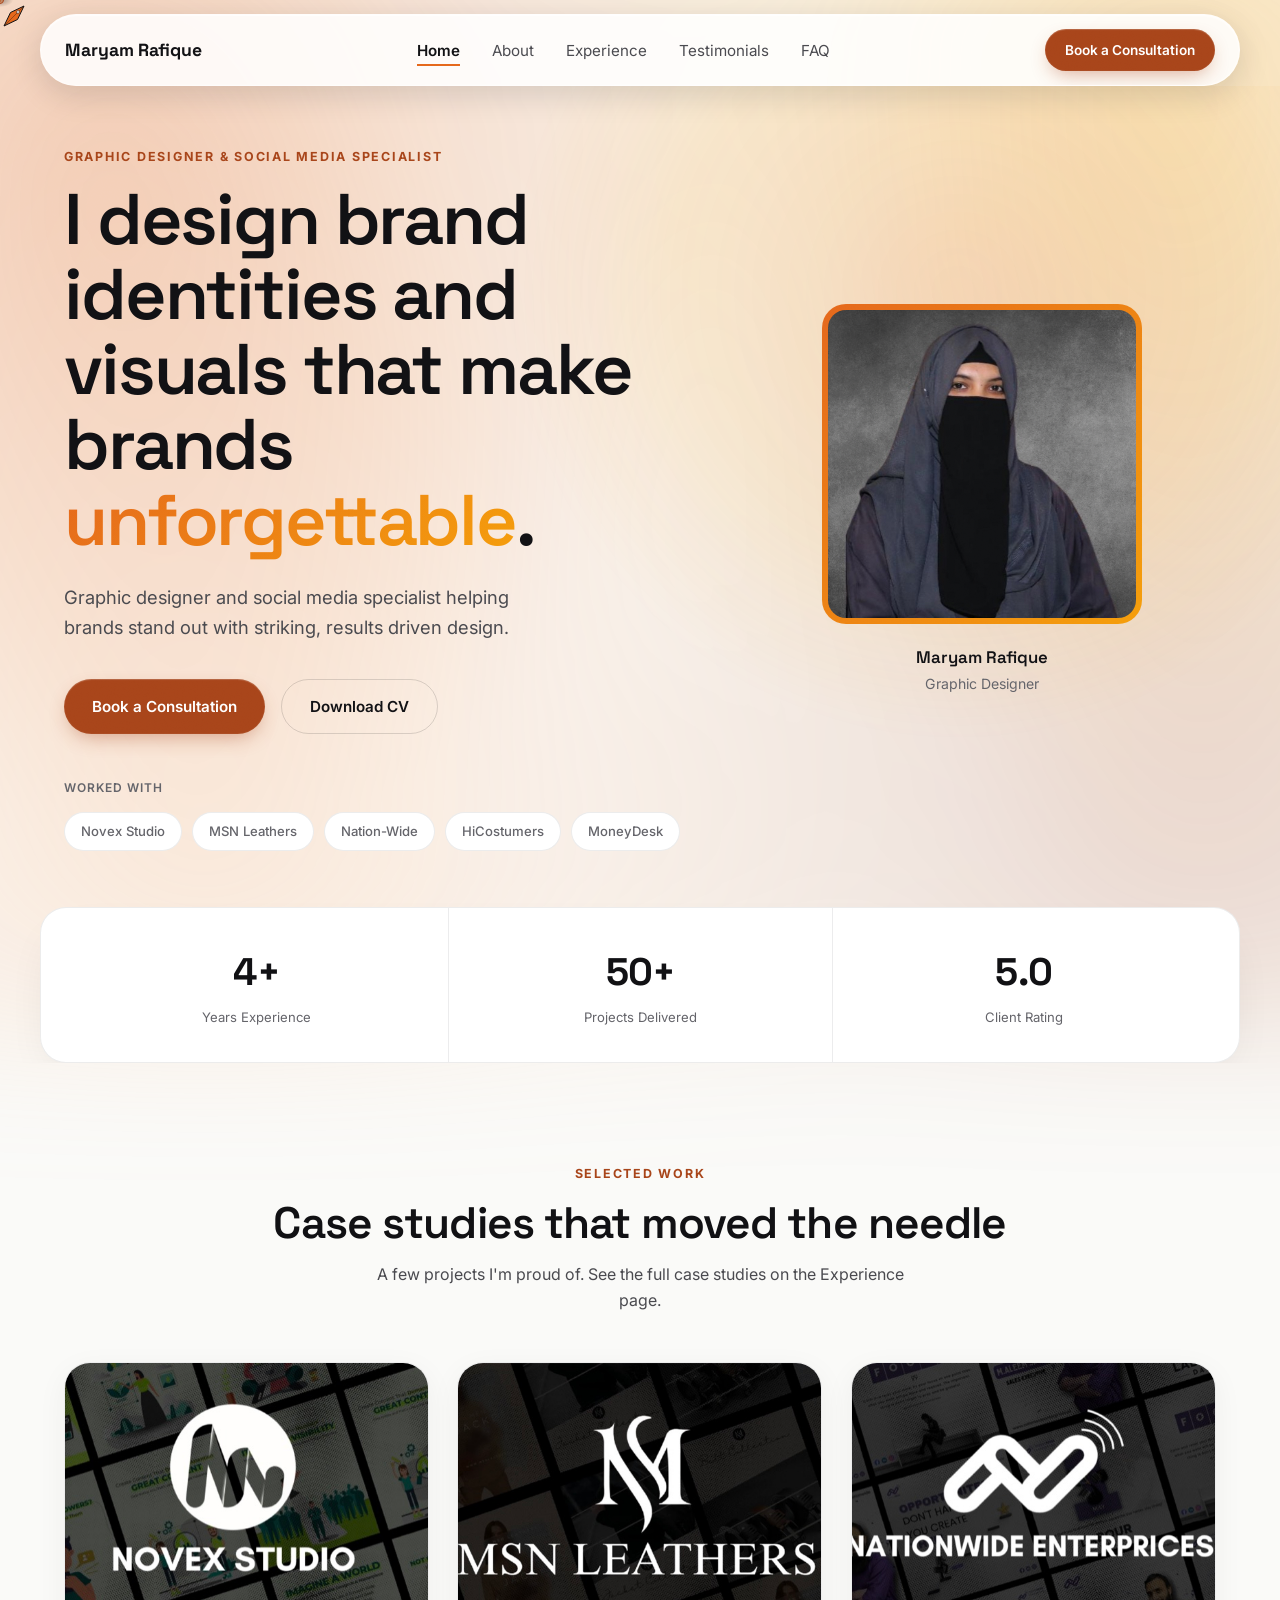
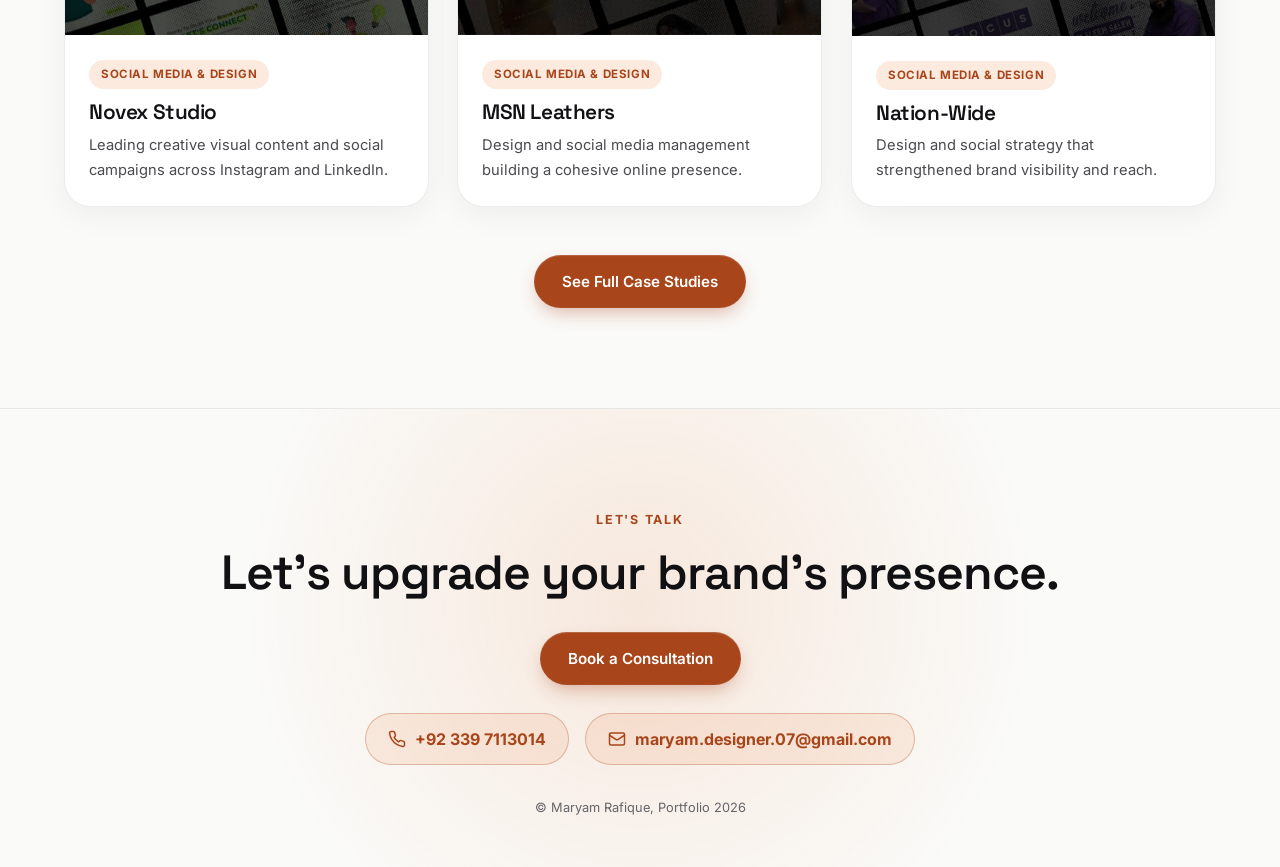
<file: index.html>
<!DOCTYPE html>
<html lang="en">
<head>
  <meta charset="UTF-8">
  <meta name="viewport" content="width=device-width, initial-scale=1.0">

  <!-- EDIT HERE: page title + description shown in browser tab & search results -->
  <title>Maryam Rafique | Freelance Graphic &amp; Brand Identity Designer</title>
  <meta name="description" content="Maryam Rafique is a freelance graphic designer specializing in brand identity and social media design. View her portfolio and book a consultation.">
  <link rel="canonical" href="https://maryam-portfolio-eight.vercel.app/">

  <!-- EDIT HERE: Open Graph tags control the preview shown when this link is shared on social media / iMessage / Slack -->
  <meta property="og:type" content="website">
  <meta property="og:site_name" content="Maryam Rafique">
  <meta property="og:title" content="Maryam Rafique | Freelance Graphic & Brand Identity Designer">
  <meta property="og:description" content="Maryam Rafique is a freelance graphic designer specializing in brand identity and social media design. View her portfolio and book a consultation.">
  <meta property="og:image" content="https://maryam-portfolio-eight.vercel.app/assets/og-image.jpg">
  <meta property="og:url" content="https://maryam-portfolio-eight.vercel.app/">
  <meta name="twitter:card" content="summary_large_image">
  <meta name="twitter:title" content="Maryam Rafique | Freelance Graphic & Brand Identity Designer">
  <meta name="twitter:description" content="Maryam Rafique is a freelance graphic designer specializing in brand identity and social media design. View her portfolio and book a consultation.">
  <meta name="twitter:image" content="https://maryam-portfolio-eight.vercel.app/assets/og-image.jpg">

  <!-- EDIT HERE: swap favicon.svg in /assets to change the browser tab icon -->
  <link rel="icon" type="image/svg+xml" href="assets/favicon.svg">
  <link rel="apple-touch-icon" href="assets/apple-touch-icon.png">

  <!-- Structured data: Person + WebSite -->
  <script type="application/ld+json">
  {
    "@context": "https://schema.org",
    "@type": "Person",
    "name": "Maryam Rafique",
    "jobTitle": "Graphic Designer",
    "description": "Freelance graphic designer specializing in brand identity and social media design.",
    "email": "mailto:maryam.designer.07@gmail.com",
    "telephone": "+9233997113014",
    "knowsAbout": ["Graphic Design", "Brand Identity", "Social Media Design", "Typography", "Illustration"],
    "url": "https://maryam-portfolio-eight.vercel.app/"
  }
  </script>
  <script type="application/ld+json">
  {
    "@context": "https://schema.org",
    "@type": "WebSite",
    "name": "Maryam Rafique",
    "url": "https://maryam-portfolio-eight.vercel.app/"
  }
  </script>

  <!-- Google Fonts: Space Grotesk (headings) + Inter (body) -->
  <link rel="preconnect" href="https://fonts.googleapis.com">
  <link rel="preconnect" href="https://fonts.gstatic.com" crossorigin>
  <link href="https://fonts.googleapis.com/css2?family=Space+Grotesk:wght@500;600;700&family=Inter:wght@400;500;600;700&display=swap" rel="stylesheet">

  <link rel="stylesheet" href="css/styles.css">
</head>
<body>

  <a class="skip-link" href="#main">Skip to content</a>

  <!-- ============================= NAVBAR (shared across all pages) ============================= -->
  <header class="navbar" id="navbar">
    <div class="navbar__inner">
      <a href="index.html" class="navbar__logo">Maryam Rafique</a>

      <nav class="navbar__nav" aria-label="Primary">
        <ul class="navbar__links" id="navLinks">
          <li><a href="index.html">Home</a></li>
          <li><a href="about.html">About</a></li>
          <li><a href="experience.html">Experience</a></li>
          <li><a href="testimonials.html">Testimonials</a></li>
          <li><a href="faq.html">FAQ</a></li>
        </ul>
      </nav>

      <!-- EDIT HERE: booking link -->
      <a href="https://calendar.app.google/FQCtH2QjCRTTmwP78" class="btn btn--primary btn--sm navbar__cta" target="_blank" rel="noopener">Book a Consultation</a>

      <button class="navbar__burger" id="burgerBtn" aria-label="Open menu" aria-expanded="false" aria-controls="mobileNav">
        <span></span><span></span><span></span>
      </button>
    </div>
  </header>

  <!-- Full-screen mobile nav overlay -->
  <div class="mobile-nav" id="mobileNav">
    <button class="mobile-nav__close" id="mobileNavClose" aria-label="Close menu">&times;</button>
    <nav aria-label="Mobile Primary">
      <ul>
        <li><a href="index.html">Home</a></li>
        <li><a href="about.html">About</a></li>
        <li><a href="experience.html">Experience</a></li>
        <li><a href="testimonials.html">Testimonials</a></li>
        <li><a href="faq.html">FAQ</a></li>
        <li><a href="https://calendar.app.google/FQCtH2QjCRTTmwP78" class="btn btn--primary" target="_blank" rel="noopener">Book a Consultation</a></li>
      </ul>
    </nav>
  </div>

  <main id="main">
    <!-- ============================= HERO ============================= -->
    <section class="hero specular" id="top">
      <div class="hero__glow" aria-hidden="true"></div>

      <div class="container hero__grid">
        <div class="hero__content reveal">
          <!-- EDIT HERE: eyebrow label -->
          <p class="eyebrow">Graphic Designer &amp; Social Media Specialist</p>

          <!-- EDIT HERE: headline -->
          <h1 class="hero__headline">I design brand identities and visuals that make brands <span class="text-accent">unforgettable</span>.</h1>

          <!-- EDIT HERE: subheadline -->
          <p class="hero__sub">Graphic designer and social media specialist helping brands stand out with striking, results driven design.</p>

          <div class="hero__actions">
            <!-- EDIT HERE: booking link -->
            <a href="https://calendar.app.google/FQCtH2QjCRTTmwP78" class="btn btn--primary" target="_blank" rel="noopener">Book a Consultation</a>
            <!-- EDIT HERE: CV download link -->
            <a href="assets/CV.pdf" class="btn btn--secondary" target="_blank" rel="noopener">Download CV</a>
          </div>

          <!-- EDIT HERE: "worked with" chips — swap for real client/brand names -->
          <div class="hero__trusted">
            <span class="hero__trusted-label">Worked with</span>
            <ul class="hero__trusted-chips">
              <li>Novex Studio</li>
              <li>MSN Leathers</li>
              <li>Nation-Wide</li>
              <li>HiCostumers</li>
              <li>MoneyDesk</li>
            </ul>
          </div>
        </div>

        <div class="hero__visual reveal">
          <div class="hero__avatar-frame">
            <!-- EDIT HERE: avatar image -->
            <img src="assets/maryam-rafique-freelance-graphic-designer.jpg" alt="Maryam Rafique, freelance graphic designer and brand identity designer" class="hero__avatar" width="509" height="720">
          </div>
          <p class="hero__visual-name">Maryam Rafique</p>
          <p class="hero__visual-role">Graphic Designer</p>
        </div>
      </div>

      <!-- EDIT HERE: credibility stats — numbers count up on scroll -->
      <div class="stat-strip reveal">
        <div class="container stat-strip__inner">
          <div class="stat">
            <span class="stat__value"><span class="js-count" data-count-to="4" data-suffix="+">0</span></span>
            <span class="stat__label">Years Experience</span>
          </div>
          <div class="stat">
            <span class="stat__value"><span class="js-count" data-count-to="50" data-suffix="+">0</span></span>
            <span class="stat__label">Projects Delivered</span>
          </div>
          <div class="stat">
            <span class="stat__value"><span class="js-count" data-count-to="5" data-decimals="1">0</span></span>
            <span class="stat__label">Client Rating</span>
          </div>
        </div>
      </div>
    </section>

    <!-- ============================= WORK PREVIEW ============================= -->
    <section class="work-preview" id="work">
      <div class="container">
        <p class="eyebrow reveal">Selected Work</p>
        <h2 class="section-title reveal">Case studies that moved the needle</h2>
        <p class="section-sub reveal">A few projects I'm proud of. See the full case studies on the Experience page.</p>

        <!-- EDIT HERE: preview cards. These link into experience.html's full scroll-stacking Work section. -->
        <div class="work-preview__grid">
          <a class="work-preview__card reveal specular" href="experience.html#work">
            <div class="work-preview__media" data-cursor-dark>
              <img src="assets/novex-studio-social-media-design.jpg" alt="Novex Studio social media design project by freelance graphic designer Maryam Rafique" loading="lazy" width="700" height="396">
              <div class="work-preview__overlay"><span>View Case Study</span></div>
            </div>
            <div class="work-preview__body">
              <span class="work-preview__tag">Social Media &amp; Design</span>
              <h3>Novex Studio</h3>
              <p>Leading creative visual content and social campaigns across Instagram and LinkedIn.</p>
            </div>
          </a>
          <a class="work-preview__card reveal specular" href="experience.html#work">
            <div class="work-preview__media" data-cursor-dark>
              <img src="assets/msn-leathers-brand-identity-design.jpg" alt="MSN Leathers brand identity design project by freelance graphic designer Maryam Rafique" loading="lazy" width="700" height="403">
              <div class="work-preview__overlay"><span>View Case Study</span></div>
            </div>
            <div class="work-preview__body">
              <span class="work-preview__tag">Social Media &amp; Design</span>
              <h3>MSN Leathers</h3>
              <p>Design and social media management building a cohesive online presence.</p>
            </div>
          </a>
          <a class="work-preview__card reveal specular" href="experience.html#work">
            <div class="work-preview__media" data-cursor-dark>
              <img src="assets/nationwide-social-media-design.jpg" alt="Nation-Wide Enterprises social media design project by freelance graphic designer Maryam Rafique" loading="lazy" width="700" height="398">
              <div class="work-preview__overlay"><span>View Case Study</span></div>
            </div>
            <div class="work-preview__body">
              <span class="work-preview__tag">Social Media &amp; Design</span>
              <h3>Nation-Wide</h3>
              <p>Design and social strategy that strengthened brand visibility and reach.</p>
            </div>
          </a>
        </div>

        <div class="work-preview__cta reveal">
          <a href="experience.html#work" class="btn btn--primary">See Full Case Studies</a>
        </div>
      </div>
    </section>
  </main>

  <!-- ============================= CTA FOOTER (shared across all pages) ============================= -->
  <footer class="footer">
    <div class="footer__glow" aria-hidden="true"></div>
    <div class="container footer__inner reveal">
      <p class="eyebrow">Let's talk</p>
      <h2 class="footer__headline">Let's upgrade your brand's presence.</h2>

      <div class="footer__actions">
        <!-- EDIT HERE: booking link -->
        <a href="https://calendar.app.google/FQCtH2QjCRTTmwP78" class="btn btn--primary" target="_blank" rel="noopener">Book a Consultation</a>
      </div>

      <!-- EDIT HERE: phone + email -->
      <div class="footer__contact">
        <a href="tel:+9233997113014"><svg viewBox="0 0 24 24" fill="none" stroke="currentColor" stroke-width="2" stroke-linecap="round" stroke-linejoin="round" aria-hidden="true"><path d="M22 16.92v3a2 2 0 0 1-2.18 2 19.79 19.79 0 0 1-8.63-3.07 19.5 19.5 0 0 1-6-6 19.79 19.79 0 0 1-3.07-8.67A2 2 0 0 1 4.11 2h3a2 2 0 0 1 2 1.72c.127.96.361 1.903.7 2.81a2 2 0 0 1-.45 2.11L8.09 9.91a16 16 0 0 0 6 6l1.27-1.27a2 2 0 0 1 2.11-.45c.907.339 1.85.573 2.81.7A2 2 0 0 1 22 16.92z"/></svg>+92 339 7113014</a>
        <a href="mailto:maryam.designer.07@gmail.com"><svg viewBox="0 0 24 24" fill="none" stroke="currentColor" stroke-width="2" stroke-linecap="round" stroke-linejoin="round" aria-hidden="true"><rect x="2" y="4" width="20" height="16" rx="2"/><path d="m22 7-8.97 5.7a1.94 1.94 0 0 1-2.06 0L2 7"/></svg>maryam.designer.07@gmail.com</a>
      </div>

      <p class="footer__fine-print">&copy; Maryam Rafique, Portfolio 2026</p>
    </div>
  </footer>

  <script src="js/main.js"></script>
</body>
</html>
</file>
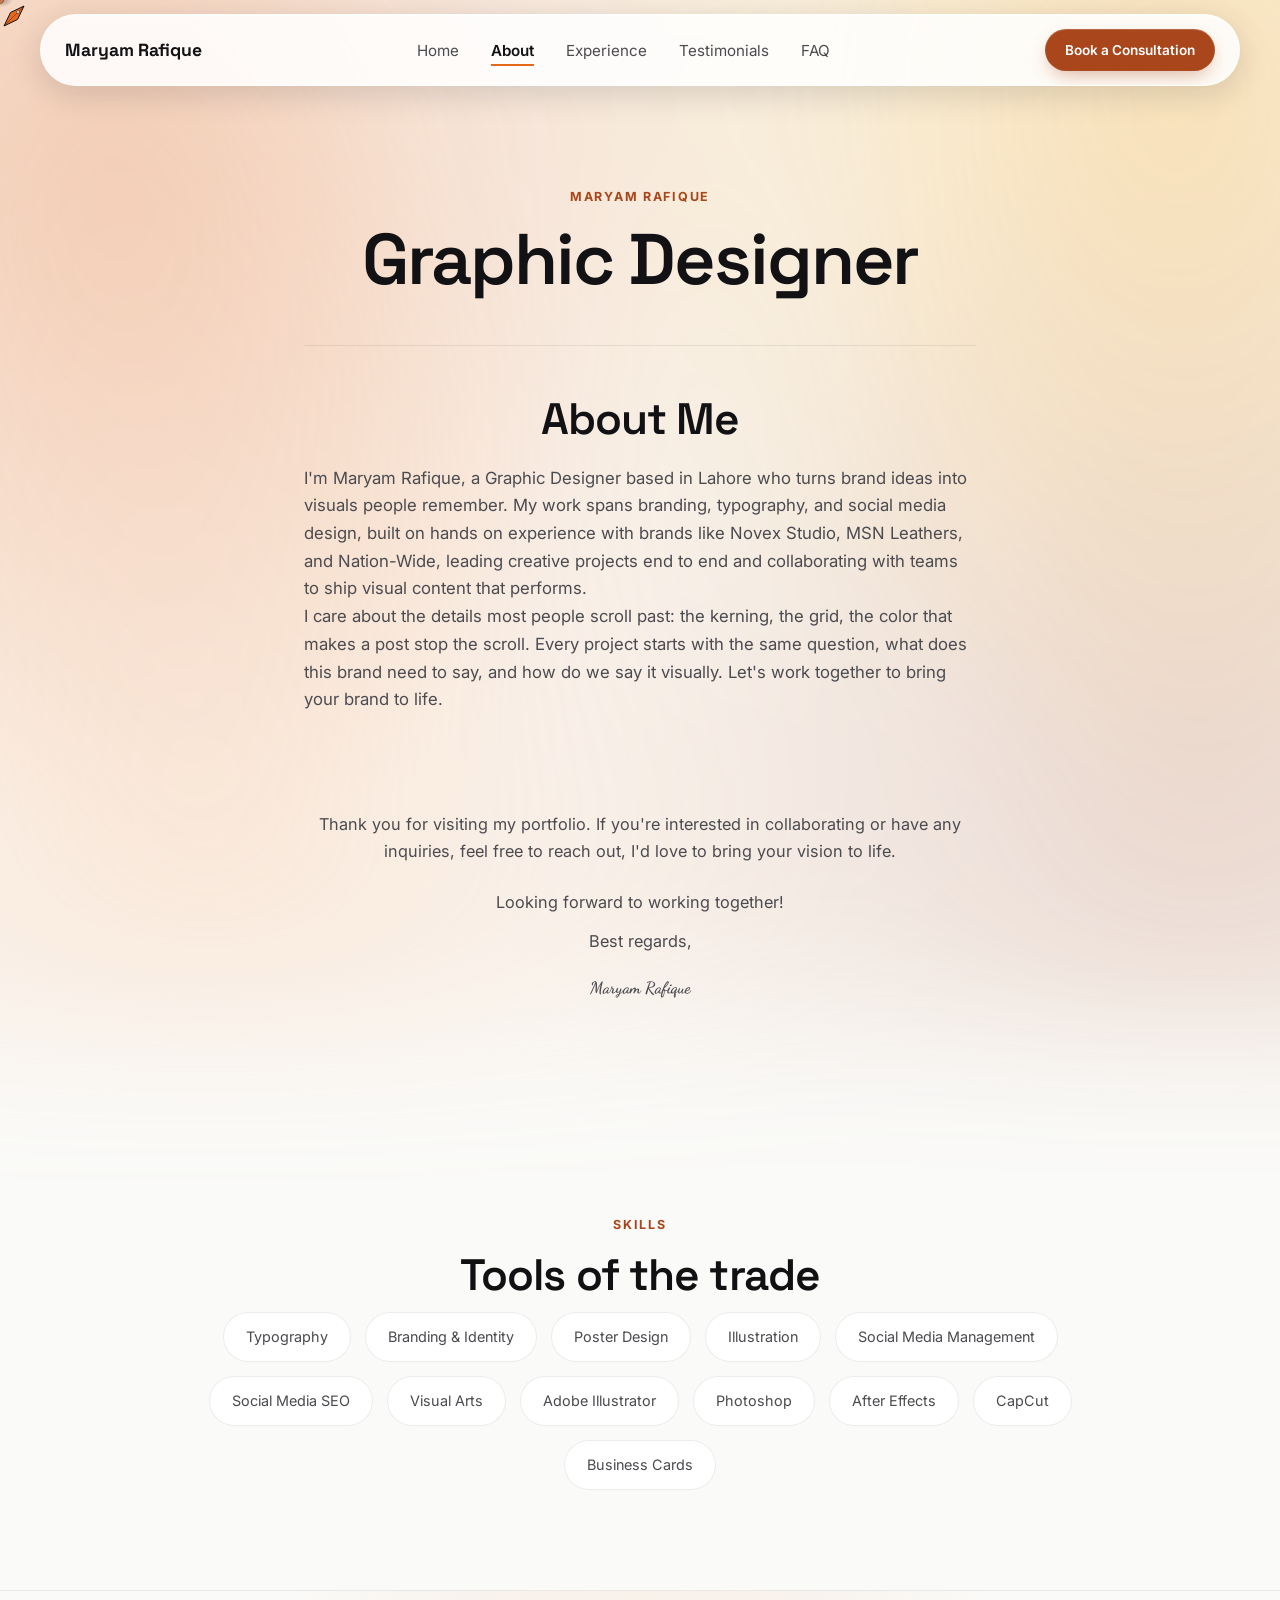
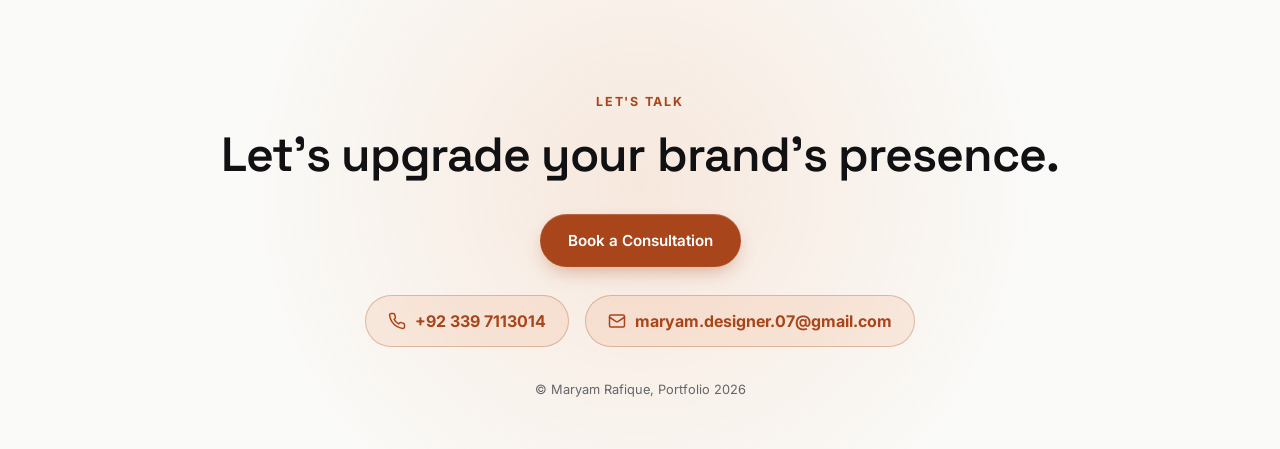
<file: about.html>
<!DOCTYPE html>
<html lang="en">
<head>
  <meta charset="UTF-8">
  <meta name="viewport" content="width=device-width, initial-scale=1.0">

  <!-- EDIT HERE: page title + description shown in browser tab & search results -->
  <title>About Maryam Rafique | Freelance Graphic Designer</title>
  <meta name="description" content="Learn about Maryam Rafique, a freelance graphic designer focused on brand identity and social media design.">
  <link rel="canonical" href="https://maryam-portfolio-eight.vercel.app/about.html">

  <meta property="og:type" content="website">
  <meta property="og:site_name" content="Maryam Rafique">
  <meta property="og:title" content="About Maryam Rafique | Freelance Graphic Designer">
  <meta property="og:description" content="Learn about Maryam Rafique, a freelance graphic designer focused on brand identity and social media design.">
  <meta property="og:image" content="https://maryam-portfolio-eight.vercel.app/assets/og-image.jpg">
  <meta property="og:url" content="https://maryam-portfolio-eight.vercel.app/about.html">
  <meta name="twitter:card" content="summary_large_image">
  <meta name="twitter:title" content="About Maryam Rafique | Freelance Graphic Designer">
  <meta name="twitter:description" content="Learn about Maryam Rafique, a freelance graphic designer focused on brand identity and social media design.">
  <meta name="twitter:image" content="https://maryam-portfolio-eight.vercel.app/assets/og-image.jpg">

  <link rel="icon" type="image/svg+xml" href="assets/favicon.svg">
  <link rel="apple-touch-icon" href="assets/apple-touch-icon.png">

  <!-- Google Fonts: Space Grotesk (headings) + Inter (body) + Dancing Script (signature, this page only) -->
  <link rel="preconnect" href="https://fonts.googleapis.com">
  <link rel="preconnect" href="https://fonts.gstatic.com" crossorigin>
  <link href="https://fonts.googleapis.com/css2?family=Space+Grotesk:wght@500;600;700&family=Inter:wght@400;500;600;700&family=Dancing+Script:wght@600;700&display=swap" rel="stylesheet">

  <link rel="stylesheet" href="css/styles.css">
</head>
<body>

  <a class="skip-link" href="#main">Skip to content</a>

  <!-- ============================= NAVBAR ============================= -->
  <header class="navbar" id="navbar">
    <div class="navbar__inner">
      <a href="index.html" class="navbar__logo">Maryam Rafique</a>

      <nav class="navbar__nav" aria-label="Primary">
        <ul class="navbar__links" id="navLinks">
          <li><a href="index.html">Home</a></li>
          <li><a href="about.html">About</a></li>
          <li><a href="experience.html">Experience</a></li>
          <li><a href="testimonials.html">Testimonials</a></li>
          <li><a href="faq.html">FAQ</a></li>
        </ul>
      </nav>

      <!-- EDIT HERE: booking link -->
      <a href="https://calendar.app.google/FQCtH2QjCRTTmwP78" class="btn btn--primary btn--sm navbar__cta" target="_blank" rel="noopener">Book a Consultation</a>

      <button class="navbar__burger" id="burgerBtn" aria-label="Open menu" aria-expanded="false" aria-controls="mobileNav">
        <span></span><span></span><span></span>
      </button>
    </div>
  </header>

  <!-- Full-screen mobile nav overlay -->
  <div class="mobile-nav" id="mobileNav">
    <button class="mobile-nav__close" id="mobileNavClose" aria-label="Close menu">&times;</button>
    <nav aria-label="Mobile Primary">
      <ul>
        <li><a href="index.html">Home</a></li>
        <li><a href="about.html">About</a></li>
        <li><a href="experience.html">Experience</a></li>
        <li><a href="testimonials.html">Testimonials</a></li>
        <li><a href="faq.html">FAQ</a></li>
        <li><a href="https://calendar.app.google/FQCtH2QjCRTTmwP78" class="btn btn--primary" target="_blank" rel="noopener">Book a Consultation</a></li>
      </ul>
    </nav>
  </div>

  <main id="main">
    <!-- ============================= ABOUT ME PAGE ============================= -->
    <section class="about-page">
      <div class="container about-page__inner">

        <!-- EDIT HERE: name label + heading -->
        <p class="eyebrow reveal">Maryam Rafique</p>
        <h1 class="about-page__heading reveal">Graphic Designer</h1>

        <hr class="about-page__divider reveal">

        <!-- EDIT HERE: bio copy — [CITY] already filled in as Lahore -->
        <div class="about-page__block reveal">
          <h2 class="section-title">About Me</h2>
          <p class="about-page__bio">I'm Maryam Rafique, a Graphic Designer based in Lahore who turns brand ideas into visuals people remember. My work spans branding, typography, and social media design, built on hands on experience with brands like Novex Studio, MSN Leathers, and Nation-Wide, leading creative projects end to end and collaborating with teams to ship visual content that performs.</p>
          <p class="about-page__bio">I care about the details most people scroll past: the kerning, the grid, the color that makes a post stop the scroll. Every project starts with the same question, what does this brand need to say, and how do we say it visually. Let's work together to bring your brand to life.</p>
        </div>

        <hr class="about-page__divider reveal">

        <!-- EDIT HERE: closing note + signature -->
        <div class="about-page__closing reveal">
          <p>Thank you for visiting my portfolio. If you're interested in collaborating or have any inquiries, feel free to reach out, I'd love to bring your vision to life.</p>
          <p>Looking forward to working together!</p>
          <p>Best regards,</p>
          <p class="about-page__signature">Maryam Rafique</p>
        </div>

      </div>
    </section>

    <!-- ============================= SKILLS ============================= -->
    <section class="skills" aria-label="Skills">
      <div class="container">
        <p class="eyebrow reveal">Skills</p>
        <h2 class="section-title reveal">Tools of the trade</h2>
        <!-- EDIT HERE: skill tags -->
        <ul class="skills__cloud">
          <li class="reveal">Typography</li>
          <li class="reveal">Branding &amp; Identity</li>
          <li class="reveal">Poster Design</li>
          <li class="reveal">Illustration</li>
          <li class="reveal">Social Media Management</li>
          <li class="reveal">Social Media SEO</li>
          <li class="reveal">Visual Arts</li>
          <li class="reveal">Adobe Illustrator</li>
          <li class="reveal">Photoshop</li>
          <li class="reveal">After Effects</li>
          <li class="reveal">CapCut</li>
          <li class="reveal">Business Cards</li>
        </ul>
      </div>
    </section>
  </main>

  <!-- ============================= CTA FOOTER ============================= -->
  <footer class="footer">
    <div class="footer__glow" aria-hidden="true"></div>
    <div class="container footer__inner reveal">
      <p class="eyebrow">Let's talk</p>
      <h2 class="footer__headline">Let's upgrade your brand's presence.</h2>

      <div class="footer__actions">
        <!-- EDIT HERE: booking link -->
        <a href="https://calendar.app.google/FQCtH2QjCRTTmwP78" class="btn btn--primary" target="_blank" rel="noopener">Book a Consultation</a>
      </div>

      <!-- EDIT HERE: phone + email -->
      <div class="footer__contact">
        <a href="tel:+9233997113014"><svg viewBox="0 0 24 24" fill="none" stroke="currentColor" stroke-width="2" stroke-linecap="round" stroke-linejoin="round" aria-hidden="true"><path d="M22 16.92v3a2 2 0 0 1-2.18 2 19.79 19.79 0 0 1-8.63-3.07 19.5 19.5 0 0 1-6-6 19.79 19.79 0 0 1-3.07-8.67A2 2 0 0 1 4.11 2h3a2 2 0 0 1 2 1.72c.127.96.361 1.903.7 2.81a2 2 0 0 1-.45 2.11L8.09 9.91a16 16 0 0 0 6 6l1.27-1.27a2 2 0 0 1 2.11-.45c.907.339 1.85.573 2.81.7A2 2 0 0 1 22 16.92z"/></svg>+92 339 7113014</a>
        <a href="mailto:maryam.designer.07@gmail.com"><svg viewBox="0 0 24 24" fill="none" stroke="currentColor" stroke-width="2" stroke-linecap="round" stroke-linejoin="round" aria-hidden="true"><rect x="2" y="4" width="20" height="16" rx="2"/><path d="m22 7-8.97 5.7a1.94 1.94 0 0 1-2.06 0L2 7"/></svg>maryam.designer.07@gmail.com</a>
      </div>

      <p class="footer__fine-print">&copy; Maryam Rafique, Portfolio 2026</p>
    </div>
  </footer>

  <script src="js/main.js"></script>
</body>
</html>
</file>
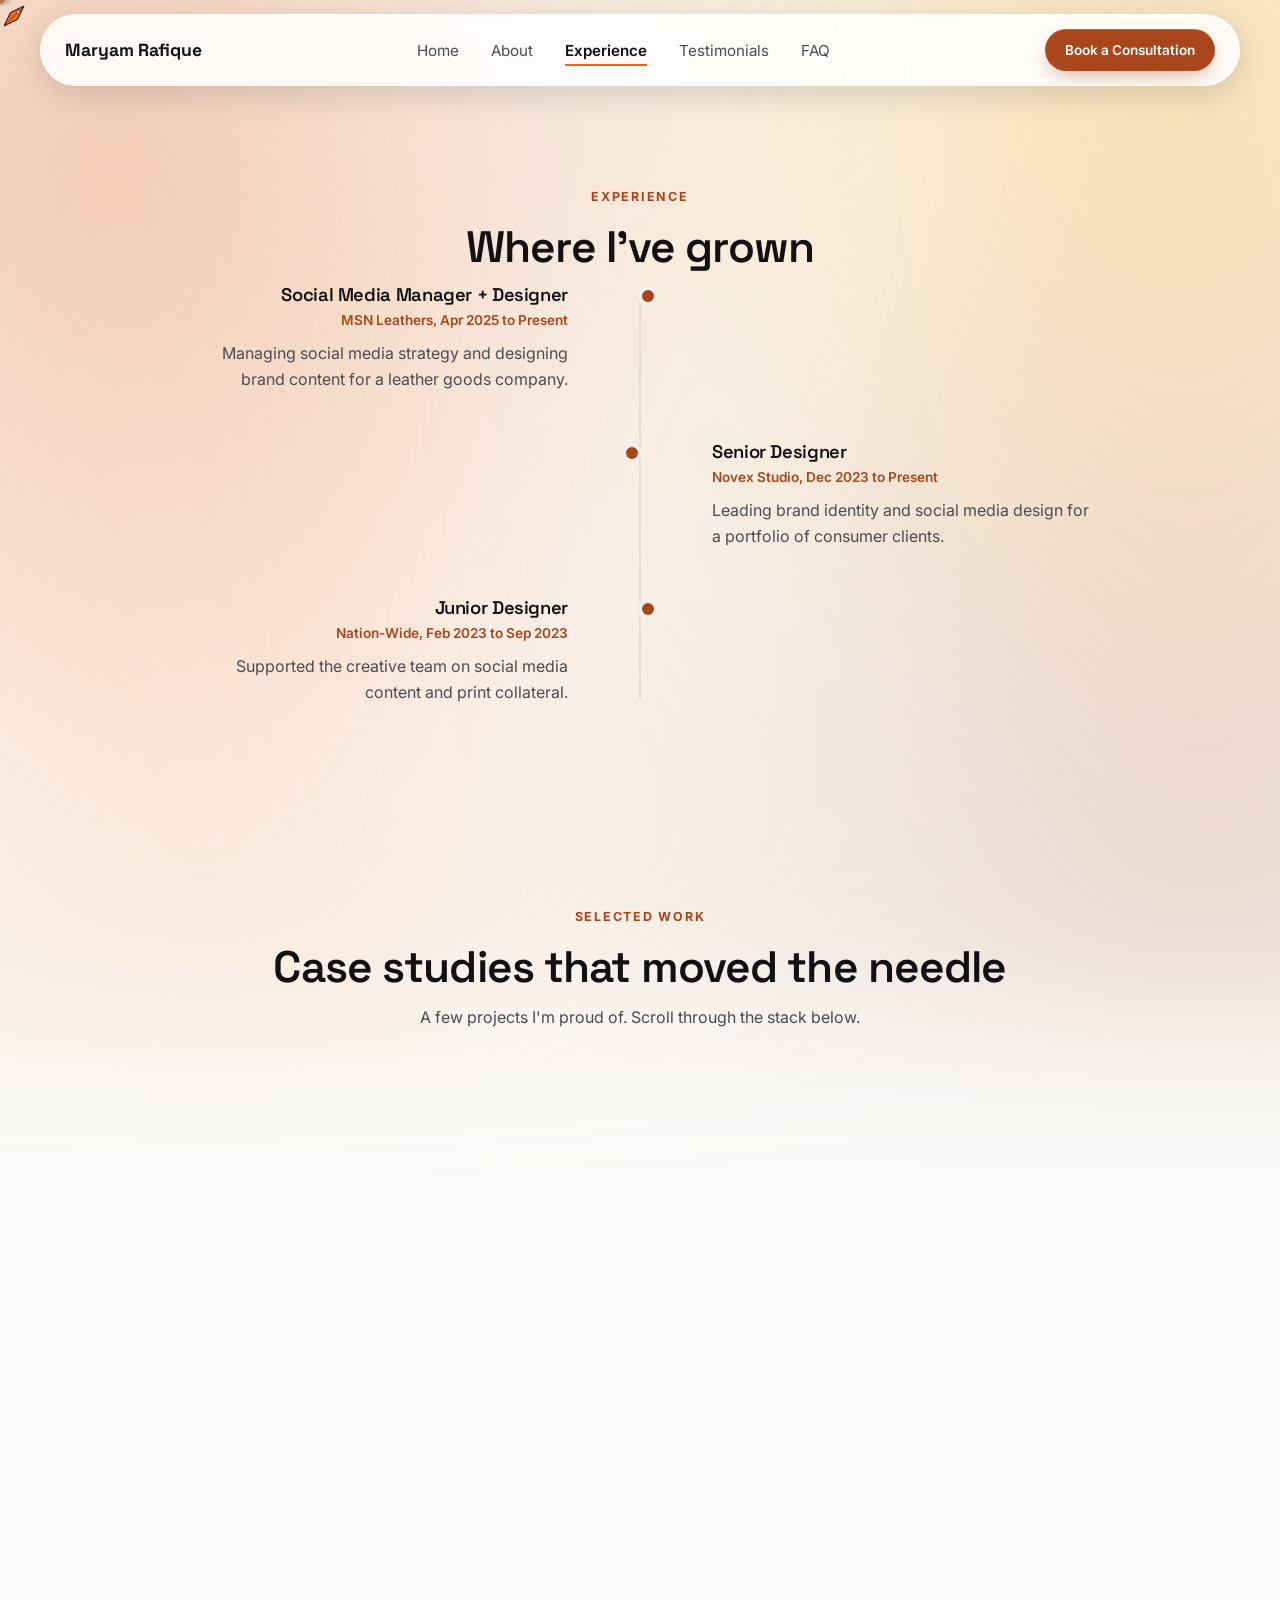
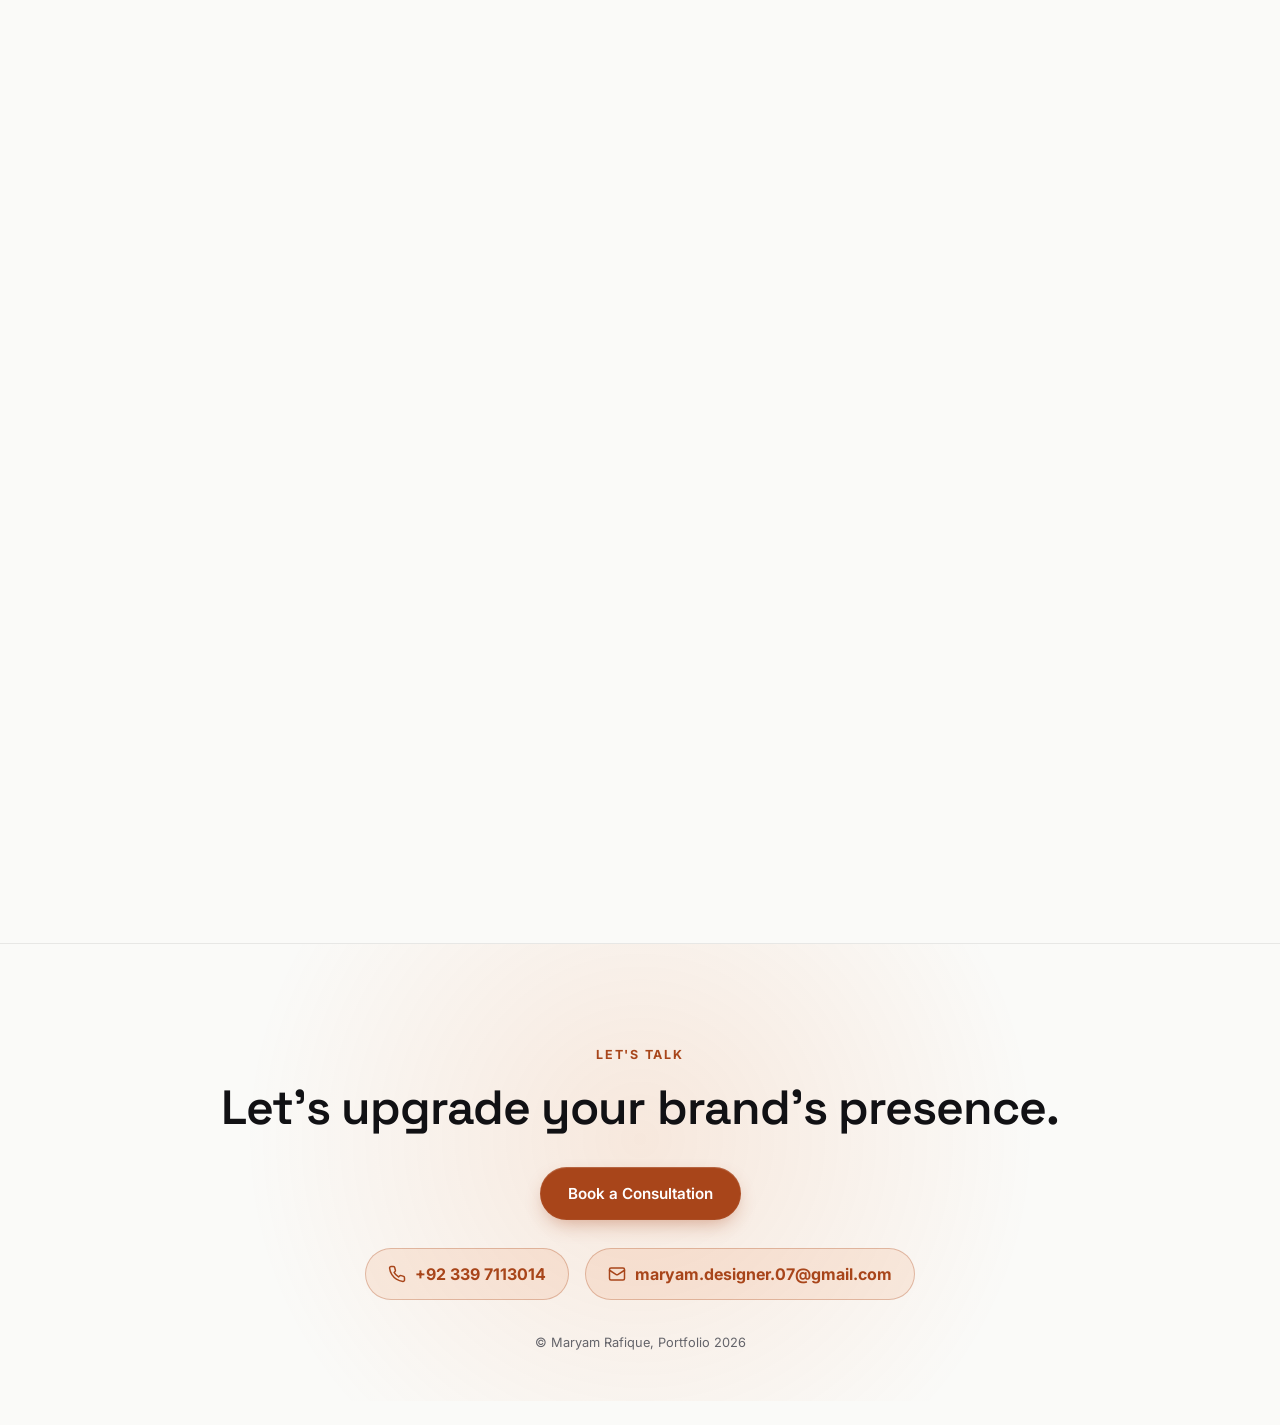
<file: experience.html>
<!DOCTYPE html>
<html lang="en">
<head>
  <meta charset="UTF-8">
  <meta name="viewport" content="width=device-width, initial-scale=1.0">

  <!-- EDIT HERE: page title + description shown in browser tab & search results -->
  <title>Experience | Maryam Rafique, Graphic Designer</title>
  <meta name="description" content="The experience and client projects of Maryam Rafique, a freelance graphic and social media designer working with brands worldwide.">
  <link rel="canonical" href="https://maryam-portfolio-eight.vercel.app/experience.html">

  <meta property="og:type" content="website">
  <meta property="og:site_name" content="Maryam Rafique">
  <meta property="og:title" content="Experience | Maryam Rafique, Graphic Designer">
  <meta property="og:description" content="The experience and client projects of Maryam Rafique, a freelance graphic and social media designer working with brands worldwide.">
  <meta property="og:image" content="https://maryam-portfolio-eight.vercel.app/assets/og-image.jpg">
  <meta property="og:url" content="https://maryam-portfolio-eight.vercel.app/experience.html">
  <meta name="twitter:card" content="summary_large_image">
  <meta name="twitter:title" content="Experience | Maryam Rafique, Graphic Designer">
  <meta name="twitter:description" content="The experience and client projects of Maryam Rafique, a freelance graphic and social media designer working with brands worldwide.">
  <meta name="twitter:image" content="https://maryam-portfolio-eight.vercel.app/assets/og-image.jpg">

  <link rel="icon" type="image/svg+xml" href="assets/favicon.svg">
  <link rel="apple-touch-icon" href="assets/apple-touch-icon.png">

  <link rel="preconnect" href="https://fonts.googleapis.com">
  <link rel="preconnect" href="https://fonts.gstatic.com" crossorigin>
  <link href="https://fonts.googleapis.com/css2?family=Space+Grotesk:wght@500;600;700&family=Inter:wght@400;500;600;700&display=swap" rel="stylesheet">

  <link rel="stylesheet" href="css/styles.css">
</head>
<body>

  <a class="skip-link" href="#main">Skip to content</a>

  <!-- ============================= NAVBAR ============================= -->
  <header class="navbar" id="navbar">
    <div class="navbar__inner">
      <a href="index.html" class="navbar__logo">Maryam Rafique</a>

      <nav class="navbar__nav" aria-label="Primary">
        <ul class="navbar__links" id="navLinks">
          <li><a href="index.html">Home</a></li>
          <li><a href="about.html">About</a></li>
          <li><a href="experience.html">Experience</a></li>
          <li><a href="testimonials.html">Testimonials</a></li>
          <li><a href="faq.html">FAQ</a></li>
        </ul>
      </nav>

      <!-- EDIT HERE: booking link -->
      <a href="https://calendar.app.google/FQCtH2QjCRTTmwP78" class="btn btn--primary btn--sm navbar__cta" target="_blank" rel="noopener">Book a Consultation</a>

      <button class="navbar__burger" id="burgerBtn" aria-label="Open menu" aria-expanded="false" aria-controls="mobileNav">
        <span></span><span></span><span></span>
      </button>
    </div>
  </header>

  <!-- Full-screen mobile nav overlay -->
  <div class="mobile-nav" id="mobileNav">
    <button class="mobile-nav__close" id="mobileNavClose" aria-label="Close menu">&times;</button>
    <nav aria-label="Mobile Primary">
      <ul>
        <li><a href="index.html">Home</a></li>
        <li><a href="about.html">About</a></li>
        <li><a href="experience.html">Experience</a></li>
        <li><a href="testimonials.html">Testimonials</a></li>
        <li><a href="faq.html">FAQ</a></li>
        <li><a href="https://calendar.app.google/FQCtH2QjCRTTmwP78" class="btn btn--primary" target="_blank" rel="noopener">Book a Consultation</a></li>
      </ul>
    </nav>
  </div>

  <main id="main">
    <!-- ============================= EXPERIENCE TIMELINE ============================= -->
    <section class="experience" id="experience">
      <div class="container">
        <p class="eyebrow reveal">Experience</p>
        <h1 class="section-title reveal">Where I've grown</h1>

        <!-- EDIT HERE: experience entries. This alternating layout is hardcoded for 3 items —
             to add a 4th, add a matching nth-child(4) rule in the "EXPERIENCE TIMELINE" block of styles.css. -->
        <ol class="timeline">
          <li class="timeline__item reveal">
            <div class="timeline__dot"></div>
            <div class="timeline__card">
              <h3>Social Media Manager + Designer</h3>
              <p class="timeline__meta">MSN Leathers, Apr 2025 to Present</p>
              <p>Managing social media strategy and designing brand content for a leather goods company.</p>
            </div>
          </li>
          <li class="timeline__item reveal">
            <div class="timeline__dot"></div>
            <div class="timeline__card">
              <h3>Senior Designer</h3>
              <p class="timeline__meta">Novex Studio, Dec 2023 to Present</p>
              <p>Leading brand identity and social media design for a portfolio of consumer clients.</p>
            </div>
          </li>
          <li class="timeline__item reveal">
            <div class="timeline__dot"></div>
            <div class="timeline__card">
              <h3>Junior Designer</h3>
              <p class="timeline__meta">Nation-Wide, Feb 2023 to Sep 2023</p>
              <p>Supported the creative team on social media content and print collateral.</p>
            </div>
          </li>
        </ol>
      </div>
    </section>

    <!-- ============================= WORK / CASE STUDIES ============================= -->
    <section class="work" id="work">
      <div class="container">
        <p class="eyebrow reveal">Selected Work</p>
        <h2 class="section-title reveal">Case studies that moved the needle</h2>
        <p class="section-sub reveal">A few projects I'm proud of. Scroll through the stack below.</p>
      </div>

      <!-- EDIT HERE: project stack. Each .stack-card-wrapper is one project — duplicate the whole
           <li> block to add more. --stack-index must count up in DOM order (0, 1, 2…) so each card
           pins slightly lower and stacks above the one before it. The LAST card in the list ends up
           on top of the pile, so put your most important project last. -->
      <ul class="stack" id="stack">

        <li class="stack-card-wrapper">
          <div class="stack-card" style="--stack-index:0;">
            <div class="container">
              <div class="stack-card__panel specular">
                <div class="stack-card__content">
                  <span class="stack-card__tag">Social Media &amp; Design</span>
                  <h3 class="stack-card__title">Novex Studio</h3>
                  <p class="stack-card__desc">At Novex Studio, I lead the design and execution of visual content across Instagram and LinkedIn. I work closely with the Marketing and Content teams to keep everything on brand, guide the junior designers, and keep an eye on what's working in the industry so campaigns actually land. Since taking this on, brand recognition is up 30% and the audience has grown alongside a full rebrand.</p>
                  <div class="stack-card__stats">
                    <div class="stack-card__stat"><span class="stack-card__stat-label">Work Period</span><span class="stack-card__stat-value">1 yr 8 mos</span></div>
                    <div class="stack-card__stat"><span class="stack-card__stat-label">Client Satisfaction</span><span class="stack-card__stat-value">5.0</span></div>
                  </div>
                </div>
                <div class="stack-card__media" data-cursor-dark>
                  <img src="assets/novex-studio-social-media-design.jpg" alt="Novex Studio social media design project by freelance graphic designer Maryam Rafique" loading="lazy" width="700" height="396">
                </div>
              </div>
            </div>
          </div>
        </li>

        <li class="stack-card-wrapper">
          <div class="stack-card" style="--stack-index:1;">
            <div class="container">
              <div class="stack-card__panel specular">
                <div class="stack-card__content">
                  <span class="stack-card__tag">Social Media &amp; Design</span>
                  <h3 class="stack-card__title">MSN Leathers</h3>
                  <p class="stack-card__desc">At MSN Leathers I handle both design and social media management. I create promotional graphics, product showcases, and campaign visuals that match the brand's voice, and I manage the accounts day to day with strategies built to grow engagement, awareness, and sales. The goal is a consistent presence across Instagram, Facebook, and LinkedIn that actually keeps people looking.</p>
                  <div class="stack-card__stats">
                    <div class="stack-card__stat"><span class="stack-card__stat-label">Time Period</span><span class="stack-card__stat-value">2 mos</span></div>
                    <div class="stack-card__stat"><span class="stack-card__stat-label">Client Satisfaction</span><span class="stack-card__stat-value">95%</span></div>
                  </div>
                </div>
                <div class="stack-card__media" data-cursor-dark>
                  <img src="assets/msn-leathers-brand-identity-design.jpg" alt="MSN Leathers brand identity design project by freelance graphic designer Maryam Rafique" loading="lazy" width="700" height="403">
                </div>
              </div>
            </div>
          </div>
        </li>

        <li class="stack-card-wrapper">
          <div class="stack-card" style="--stack-index:2;">
            <div class="container">
              <div class="stack-card__panel specular">
                <div class="stack-card__content">
                  <span class="stack-card__tag">Social Media &amp; Design</span>
                  <h3 class="stack-card__title">Nation-Wide</h3>
                  <p class="stack-card__desc">For Nation-Wide Enterprise, I handled design and social media management. I built content that matched their brand identity and communicated their message clearly, from promotional posts to product visuals to full campaigns. Running their social platforms with a focused strategy helped grow both visibility and customer interaction.</p>
                  <div class="stack-card__stats">
                    <div class="stack-card__stat"><span class="stack-card__stat-label">Time Period</span><span class="stack-card__stat-value">8 mos</span></div>
                    <div class="stack-card__stat"><span class="stack-card__stat-label">Client Satisfaction</span><span class="stack-card__stat-value">4.8*</span></div>
                  </div>
                </div>
                <div class="stack-card__media" data-cursor-dark>
                  <img src="assets/nationwide-social-media-design.jpg" alt="Nation-Wide Enterprises social media design project by freelance graphic designer Maryam Rafique" loading="lazy" width="700" height="398">
                </div>
              </div>
            </div>
          </div>
        </li>
      </ul>
    </section>
  </main>

  <!-- ============================= CTA FOOTER ============================= -->
  <footer class="footer">
    <div class="footer__glow" aria-hidden="true"></div>
    <div class="container footer__inner reveal">
      <p class="eyebrow">Let's talk</p>
      <h2 class="footer__headline">Let's upgrade your brand's presence.</h2>

      <div class="footer__actions">
        <!-- EDIT HERE: booking link -->
        <a href="https://calendar.app.google/FQCtH2QjCRTTmwP78" class="btn btn--primary" target="_blank" rel="noopener">Book a Consultation</a>
      </div>

      <!-- EDIT HERE: phone + email -->
      <div class="footer__contact">
        <a href="tel:+9233997113014"><svg viewBox="0 0 24 24" fill="none" stroke="currentColor" stroke-width="2" stroke-linecap="round" stroke-linejoin="round" aria-hidden="true"><path d="M22 16.92v3a2 2 0 0 1-2.18 2 19.79 19.79 0 0 1-8.63-3.07 19.5 19.5 0 0 1-6-6 19.79 19.79 0 0 1-3.07-8.67A2 2 0 0 1 4.11 2h3a2 2 0 0 1 2 1.72c.127.96.361 1.903.7 2.81a2 2 0 0 1-.45 2.11L8.09 9.91a16 16 0 0 0 6 6l1.27-1.27a2 2 0 0 1 2.11-.45c.907.339 1.85.573 2.81.7A2 2 0 0 1 22 16.92z"/></svg>+92 339 7113014</a>
        <a href="mailto:maryam.designer.07@gmail.com"><svg viewBox="0 0 24 24" fill="none" stroke="currentColor" stroke-width="2" stroke-linecap="round" stroke-linejoin="round" aria-hidden="true"><rect x="2" y="4" width="20" height="16" rx="2"/><path d="m22 7-8.97 5.7a1.94 1.94 0 0 1-2.06 0L2 7"/></svg>maryam.designer.07@gmail.com</a>
      </div>

      <p class="footer__fine-print">&copy; Maryam Rafique, Portfolio 2026</p>
    </div>
  </footer>

  <script src="js/main.js"></script>
</body>
</html>
</file>
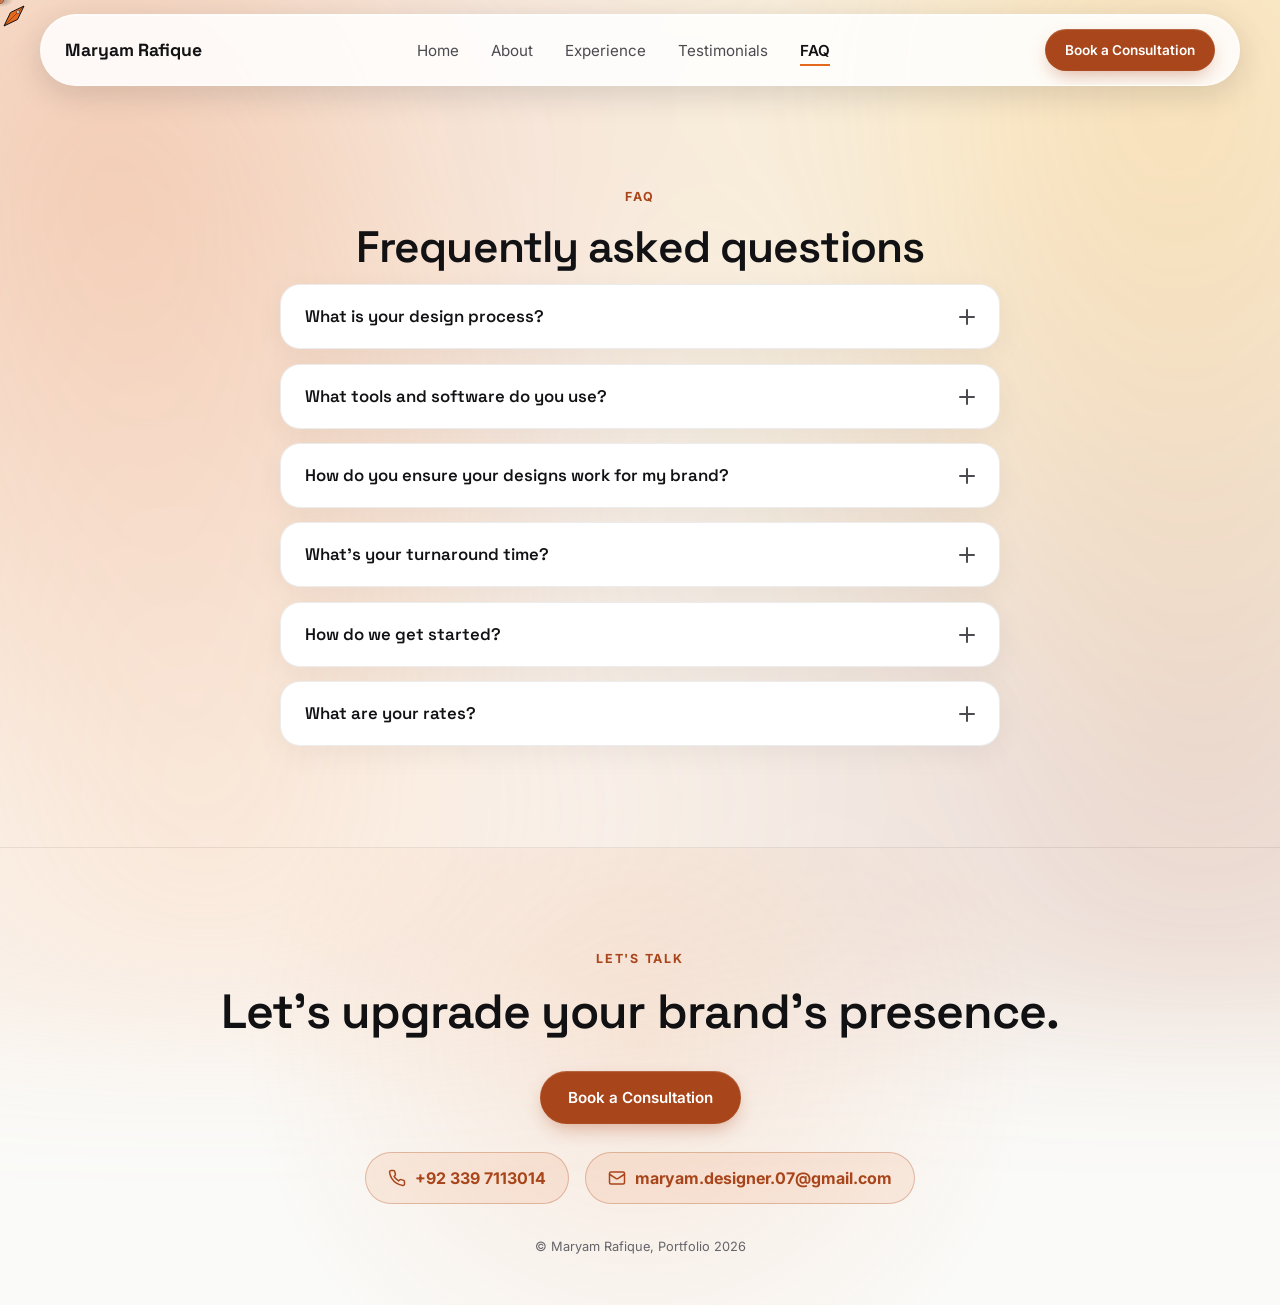
<file: faq.html>
<!DOCTYPE html>
<html lang="en">
<head>
  <meta charset="UTF-8">
  <meta name="viewport" content="width=device-width, initial-scale=1.0">

  <!-- EDIT HERE: page title + description shown in browser tab & search results -->
  <title>FAQ | Working with Maryam Rafique, Graphic Designer</title>
  <meta name="description" content="Answers about Maryam Rafique's design process, tools, turnaround times, and how to start a project.">
  <link rel="canonical" href="https://maryam-portfolio-eight.vercel.app/faq.html">

  <meta property="og:type" content="website">
  <meta property="og:site_name" content="Maryam Rafique">
  <meta property="og:title" content="FAQ | Working with Maryam Rafique, Graphic Designer">
  <meta property="og:description" content="Answers about Maryam Rafique's design process, tools, turnaround times, and how to start a project.">
  <meta property="og:image" content="https://maryam-portfolio-eight.vercel.app/assets/og-image.jpg">
  <meta property="og:url" content="https://maryam-portfolio-eight.vercel.app/faq.html">
  <meta name="twitter:card" content="summary_large_image">
  <meta name="twitter:title" content="FAQ | Working with Maryam Rafique, Graphic Designer">
  <meta name="twitter:description" content="Answers about Maryam Rafique's design process, tools, turnaround times, and how to start a project.">
  <meta name="twitter:image" content="https://maryam-portfolio-eight.vercel.app/assets/og-image.jpg">

  <link rel="icon" type="image/svg+xml" href="assets/favicon.svg">
  <link rel="apple-touch-icon" href="assets/apple-touch-icon.png">

  <!-- Structured data: FAQPage -->
  <script type="application/ld+json">
  {
    "@context": "https://schema.org",
    "@type": "FAQPage",
    "mainEntity": [
      {
        "@type": "Question",
        "name": "What is your design process?",
        "acceptedAnswer": {
          "@type": "Answer",
          "text": "I start by understanding your brand, goals, and audience, then move through research, concepts, revisions, and final delivery, keeping you involved at every step along the way."
        }
      },
      {
        "@type": "Question",
        "name": "What tools and software do you use?",
        "acceptedAnswer": {
          "@type": "Answer",
          "text": "Adobe Photoshop, Illustrator, After Effects, Figma, Canva, and CapCut, depending on the project."
        }
      },
      {
        "@type": "Question",
        "name": "How do you ensure your designs work for my brand?",
        "acceptedAnswer": {
          "@type": "Answer",
          "text": "Every design is grounded in your brand identity and goals, and refined through feedback so it looks great and performs."
        }
      },
      {
        "@type": "Question",
        "name": "What's your turnaround time?",
        "acceptedAnswer": {
          "@type": "Answer",
          "text": "Most projects take 3 to 7 days depending on scope, and rush timelines can be arranged."
        }
      },
      {
        "@type": "Question",
        "name": "How do we get started?",
        "acceptedAnswer": {
          "@type": "Answer",
          "text": "Book a consultation, share your brief, and I'll send a plan and quote to kick things off."
        }
      },
      {
        "@type": "Question",
        "name": "What are your rates?",
        "acceptedAnswer": {
          "@type": "Answer",
          "text": "Pricing depends on scope and deliverables. Book a quick call and I'll put together a quote for your project."
        }
      }
    ]
  }
  </script>

  <link rel="preconnect" href="https://fonts.googleapis.com">
  <link rel="preconnect" href="https://fonts.gstatic.com" crossorigin>
  <link href="https://fonts.googleapis.com/css2?family=Space+Grotesk:wght@500;600;700&family=Inter:wght@400;500;600;700&display=swap" rel="stylesheet">

  <link rel="stylesheet" href="css/styles.css">
</head>
<body>

  <a class="skip-link" href="#main">Skip to content</a>

  <!-- ============================= NAVBAR ============================= -->
  <header class="navbar" id="navbar">
    <div class="navbar__inner">
      <a href="index.html" class="navbar__logo">Maryam Rafique</a>

      <nav class="navbar__nav" aria-label="Primary">
        <ul class="navbar__links" id="navLinks">
          <li><a href="index.html">Home</a></li>
          <li><a href="about.html">About</a></li>
          <li><a href="experience.html">Experience</a></li>
          <li><a href="testimonials.html">Testimonials</a></li>
          <li><a href="faq.html">FAQ</a></li>
        </ul>
      </nav>

      <!-- EDIT HERE: booking link -->
      <a href="https://calendar.app.google/FQCtH2QjCRTTmwP78" class="btn btn--primary btn--sm navbar__cta" target="_blank" rel="noopener">Book a Consultation</a>

      <button class="navbar__burger" id="burgerBtn" aria-label="Open menu" aria-expanded="false" aria-controls="mobileNav">
        <span></span><span></span><span></span>
      </button>
    </div>
  </header>

  <!-- Full-screen mobile nav overlay -->
  <div class="mobile-nav" id="mobileNav">
    <button class="mobile-nav__close" id="mobileNavClose" aria-label="Close menu">&times;</button>
    <nav aria-label="Mobile Primary">
      <ul>
        <li><a href="index.html">Home</a></li>
        <li><a href="about.html">About</a></li>
        <li><a href="experience.html">Experience</a></li>
        <li><a href="testimonials.html">Testimonials</a></li>
        <li><a href="faq.html">FAQ</a></li>
        <li><a href="https://calendar.app.google/FQCtH2QjCRTTmwP78" class="btn btn--primary" target="_blank" rel="noopener">Book a Consultation</a></li>
      </ul>
    </nav>
  </div>

  <main id="main">
    <!-- ============================= FAQ ============================= -->
    <section class="faq" id="faq">
      <div class="container">
        <p class="eyebrow reveal">FAQ</p>
        <h1 class="section-title reveal">Frequently asked questions</h1>

        <!-- EDIT HERE: FAQ questions & answers -->
        <div class="accordion" id="accordion">
          <div class="accordion__item reveal">
            <h3>
              <button class="accordion__trigger" aria-expanded="false">
                What is your design process?
                <span class="accordion__icon" aria-hidden="true"></span>
              </button>
            </h3>
            <div class="accordion__panel">
              <p>I start by understanding your brand, goals, and audience, then move through research, concepts, revisions, and final delivery, keeping you involved at every step along the way.</p>
            </div>
          </div>
          <div class="accordion__item reveal">
            <h3>
              <button class="accordion__trigger" aria-expanded="false">
                What tools and software do you use?
                <span class="accordion__icon" aria-hidden="true"></span>
              </button>
            </h3>
            <div class="accordion__panel">
              <p>Adobe Photoshop, Illustrator, After Effects, Figma, Canva, and CapCut, depending on the project.</p>
            </div>
          </div>
          <div class="accordion__item reveal">
            <h3>
              <button class="accordion__trigger" aria-expanded="false">
                How do you ensure your designs work for my brand?
                <span class="accordion__icon" aria-hidden="true"></span>
              </button>
            </h3>
            <div class="accordion__panel">
              <p>Every design is grounded in your brand identity and goals, and refined through feedback so it looks great and performs.</p>
            </div>
          </div>
          <div class="accordion__item reveal">
            <h3>
              <button class="accordion__trigger" aria-expanded="false">
                What's your turnaround time?
                <span class="accordion__icon" aria-hidden="true"></span>
              </button>
            </h3>
            <div class="accordion__panel">
              <p>Most projects take 3 to 7 days depending on scope, and rush timelines can be arranged.</p>
            </div>
          </div>
          <div class="accordion__item reveal">
            <h3>
              <button class="accordion__trigger" aria-expanded="false">
                How do we get started?
                <span class="accordion__icon" aria-hidden="true"></span>
              </button>
            </h3>
            <div class="accordion__panel">
              <p>Book a consultation, share your brief, and I'll send a plan and quote to kick things off.</p>
            </div>
          </div>
          <div class="accordion__item reveal">
            <h3>
              <button class="accordion__trigger" aria-expanded="false">
                What are your rates?
                <span class="accordion__icon" aria-hidden="true"></span>
              </button>
            </h3>
            <div class="accordion__panel">
              <p>Pricing depends on scope and deliverables. Book a quick call and I'll put together a quote for your project.</p>
            </div>
          </div>
        </div>
      </div>
    </section>
  </main>

  <!-- ============================= CTA FOOTER ============================= -->
  <footer class="footer">
    <div class="footer__glow" aria-hidden="true"></div>
    <div class="container footer__inner reveal">
      <p class="eyebrow">Let's talk</p>
      <h2 class="footer__headline">Let's upgrade your brand's presence.</h2>

      <div class="footer__actions">
        <!-- EDIT HERE: booking link -->
        <a href="https://calendar.app.google/FQCtH2QjCRTTmwP78" class="btn btn--primary" target="_blank" rel="noopener">Book a Consultation</a>
      </div>

      <!-- EDIT HERE: phone + email -->
      <div class="footer__contact">
        <a href="tel:+9233997113014"><svg viewBox="0 0 24 24" fill="none" stroke="currentColor" stroke-width="2" stroke-linecap="round" stroke-linejoin="round" aria-hidden="true"><path d="M22 16.92v3a2 2 0 0 1-2.18 2 19.79 19.79 0 0 1-8.63-3.07 19.5 19.5 0 0 1-6-6 19.79 19.79 0 0 1-3.07-8.67A2 2 0 0 1 4.11 2h3a2 2 0 0 1 2 1.72c.127.96.361 1.903.7 2.81a2 2 0 0 1-.45 2.11L8.09 9.91a16 16 0 0 0 6 6l1.27-1.27a2 2 0 0 1 2.11-.45c.907.339 1.85.573 2.81.7A2 2 0 0 1 22 16.92z"/></svg>+92 339 7113014</a>
        <a href="mailto:maryam.designer.07@gmail.com"><svg viewBox="0 0 24 24" fill="none" stroke="currentColor" stroke-width="2" stroke-linecap="round" stroke-linejoin="round" aria-hidden="true"><rect x="2" y="4" width="20" height="16" rx="2"/><path d="m22 7-8.97 5.7a1.94 1.94 0 0 1-2.06 0L2 7"/></svg>maryam.designer.07@gmail.com</a>
      </div>

      <p class="footer__fine-print">&copy; Maryam Rafique, Portfolio 2026</p>
    </div>
  </footer>

  <script src="js/main.js"></script>
</body>
</html>
</file>
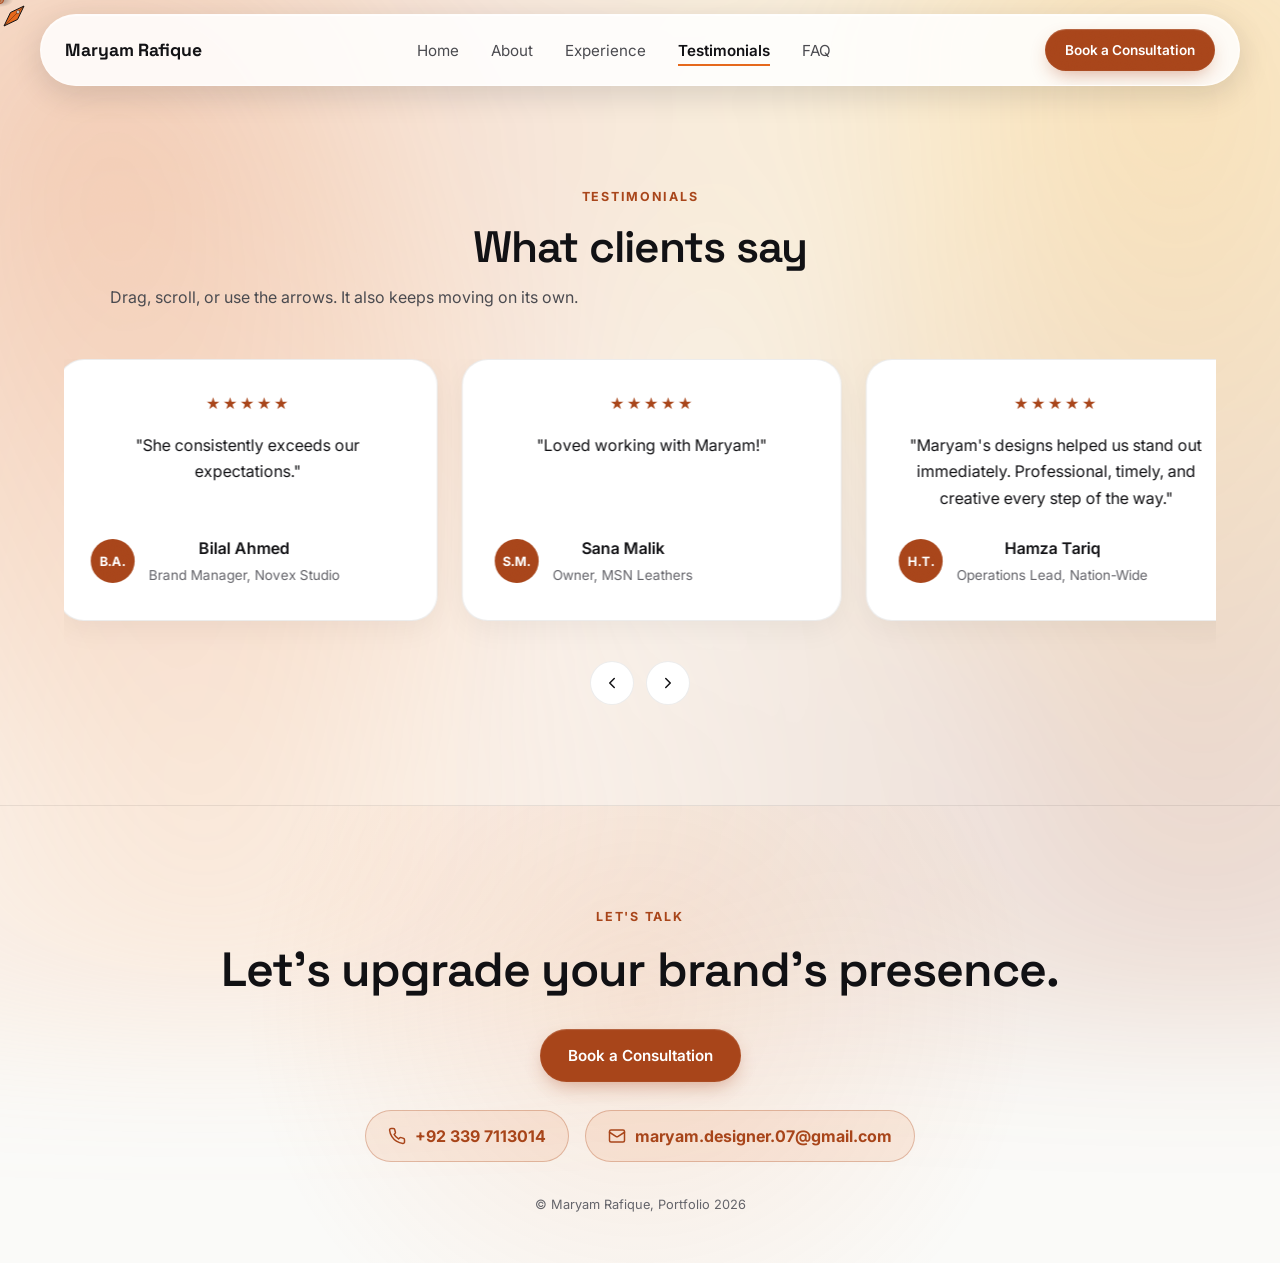
<file: testimonials.html>
<!DOCTYPE html>
<html lang="en">
<head>
  <meta charset="UTF-8">
  <meta name="viewport" content="width=device-width, initial-scale=1.0">

  <!-- EDIT HERE: page title + description shown in browser tab & search results -->
  <title>Client Testimonials | Maryam Rafique, Graphic Designer</title>
  <meta name="description" content="What clients say about working with freelance graphic designer Maryam Rafique on branding and social media design projects.">
  <link rel="canonical" href="https://maryam-portfolio-eight.vercel.app/testimonials.html">

  <meta property="og:type" content="website">
  <meta property="og:site_name" content="Maryam Rafique">
  <meta property="og:title" content="Client Testimonials | Maryam Rafique, Graphic Designer">
  <meta property="og:description" content="What clients say about working with freelance graphic designer Maryam Rafique on branding and social media design projects.">
  <meta property="og:image" content="https://maryam-portfolio-eight.vercel.app/assets/og-image.jpg">
  <meta property="og:url" content="https://maryam-portfolio-eight.vercel.app/testimonials.html">
  <meta name="twitter:card" content="summary_large_image">
  <meta name="twitter:title" content="Client Testimonials | Maryam Rafique, Graphic Designer">
  <meta name="twitter:description" content="What clients say about working with freelance graphic designer Maryam Rafique on branding and social media design projects.">
  <meta name="twitter:image" content="https://maryam-portfolio-eight.vercel.app/assets/og-image.jpg">

  <link rel="icon" type="image/svg+xml" href="assets/favicon.svg">
  <link rel="apple-touch-icon" href="assets/apple-touch-icon.png">

  <link rel="preconnect" href="https://fonts.googleapis.com">
  <link rel="preconnect" href="https://fonts.gstatic.com" crossorigin>
  <link href="https://fonts.googleapis.com/css2?family=Space+Grotesk:wght@500;600;700&family=Inter:wght@400;500;600;700&display=swap" rel="stylesheet">

  <link rel="stylesheet" href="css/styles.css">
</head>
<body>

  <a class="skip-link" href="#main">Skip to content</a>

  <!-- ============================= NAVBAR ============================= -->
  <header class="navbar" id="navbar">
    <div class="navbar__inner">
      <a href="index.html" class="navbar__logo">Maryam Rafique</a>

      <nav class="navbar__nav" aria-label="Primary">
        <ul class="navbar__links" id="navLinks">
          <li><a href="index.html">Home</a></li>
          <li><a href="about.html">About</a></li>
          <li><a href="experience.html">Experience</a></li>
          <li><a href="testimonials.html">Testimonials</a></li>
          <li><a href="faq.html">FAQ</a></li>
        </ul>
      </nav>

      <!-- EDIT HERE: booking link -->
      <a href="https://calendar.app.google/FQCtH2QjCRTTmwP78" class="btn btn--primary btn--sm navbar__cta" target="_blank" rel="noopener">Book a Consultation</a>

      <button class="navbar__burger" id="burgerBtn" aria-label="Open menu" aria-expanded="false" aria-controls="mobileNav">
        <span></span><span></span><span></span>
      </button>
    </div>
  </header>

  <!-- Full-screen mobile nav overlay -->
  <div class="mobile-nav" id="mobileNav">
    <button class="mobile-nav__close" id="mobileNavClose" aria-label="Close menu">&times;</button>
    <nav aria-label="Mobile Primary">
      <ul>
        <li><a href="index.html">Home</a></li>
        <li><a href="about.html">About</a></li>
        <li><a href="experience.html">Experience</a></li>
        <li><a href="testimonials.html">Testimonials</a></li>
        <li><a href="faq.html">FAQ</a></li>
        <li><a href="https://calendar.app.google/FQCtH2QjCRTTmwP78" class="btn btn--primary" target="_blank" rel="noopener">Book a Consultation</a></li>
      </ul>
    </nav>
  </div>

  <main id="main">
    <!-- ============================= TESTIMONIALS ============================= -->
    <section class="testimonials" id="testimonials" aria-label="Client testimonials">
      <div class="container">
        <p class="eyebrow reveal">Testimonials</p>
        <h1 class="section-title reveal">What clients say</h1>
        <p class="section-sub reveal">Drag, scroll, or use the arrows. It also keeps moving on its own.</p>

        <!-- EDIT HERE: testimonial cards — duplicate a <blockquote> to add more. JS clones this
             whole set once for a seamless auto-scroll loop, so only edit the ORIGINAL 6 below. -->
        <div class="t-carousel reveal">
          <div class="t-carousel__track" id="testimonialTrack">
            <blockquote class="testimonial-card specular">
              <div class="testimonial-card__stars" aria-label="5 out of 5 stars">★★★★★</div>
              <p>"She consistently exceeds our expectations."</p>
              <footer><span class="avatar-initials">B.A.</span><div><cite>Bilal Ahmed</cite><span class="role">Brand Manager, Novex Studio</span></div></footer>
            </blockquote>
            <blockquote class="testimonial-card specular">
              <div class="testimonial-card__stars" aria-label="5 out of 5 stars">★★★★★</div>
              <p>"Loved working with Maryam!"</p>
              <footer><span class="avatar-initials">S.M.</span><div><cite>Sana Malik</cite><span class="role">Owner, MSN Leathers</span></div></footer>
            </blockquote>
            <blockquote class="testimonial-card specular">
              <div class="testimonial-card__stars" aria-label="5 out of 5 stars">★★★★★</div>
              <p>"Maryam's designs helped us stand out immediately. Professional, timely, and creative every step of the way."</p>
              <footer><span class="avatar-initials">H.T.</span><div><cite>Hamza Tariq</cite><span class="role">Operations Lead, Nation-Wide</span></div></footer>
            </blockquote>
          </div>

          <div class="t-carousel__arrows">
            <button class="t-carousel__arrow" id="testimonialPrev" aria-label="Previous testimonial">
              <svg viewBox="0 0 24 24" fill="none" stroke="currentColor" stroke-width="2" stroke-linecap="round" stroke-linejoin="round"><path d="M15 18l-6-6 6-6"/></svg>
            </button>
            <button class="t-carousel__arrow" id="testimonialNext" aria-label="Next testimonial">
              <svg viewBox="0 0 24 24" fill="none" stroke="currentColor" stroke-width="2" stroke-linecap="round" stroke-linejoin="round"><path d="M9 18l6-6-6-6"/></svg>
            </button>
          </div>
        </div>
      </div>
    </section>
  </main>

  <!-- ============================= CTA FOOTER ============================= -->
  <footer class="footer">
    <div class="footer__glow" aria-hidden="true"></div>
    <div class="container footer__inner reveal">
      <p class="eyebrow">Let's talk</p>
      <h2 class="footer__headline">Let's upgrade your brand's presence.</h2>

      <div class="footer__actions">
        <!-- EDIT HERE: booking link -->
        <a href="https://calendar.app.google/FQCtH2QjCRTTmwP78" class="btn btn--primary" target="_blank" rel="noopener">Book a Consultation</a>
      </div>

      <!-- EDIT HERE: phone + email -->
      <div class="footer__contact">
        <a href="tel:+9233997113014"><svg viewBox="0 0 24 24" fill="none" stroke="currentColor" stroke-width="2" stroke-linecap="round" stroke-linejoin="round" aria-hidden="true"><path d="M22 16.92v3a2 2 0 0 1-2.18 2 19.79 19.79 0 0 1-8.63-3.07 19.5 19.5 0 0 1-6-6 19.79 19.79 0 0 1-3.07-8.67A2 2 0 0 1 4.11 2h3a2 2 0 0 1 2 1.72c.127.96.361 1.903.7 2.81a2 2 0 0 1-.45 2.11L8.09 9.91a16 16 0 0 0 6 6l1.27-1.27a2 2 0 0 1 2.11-.45c.907.339 1.85.573 2.81.7A2 2 0 0 1 22 16.92z"/></svg>+92 339 7113014</a>
        <a href="mailto:maryam.designer.07@gmail.com"><svg viewBox="0 0 24 24" fill="none" stroke="currentColor" stroke-width="2" stroke-linecap="round" stroke-linejoin="round" aria-hidden="true"><rect x="2" y="4" width="20" height="16" rx="2"/><path d="m22 7-8.97 5.7a1.94 1.94 0 0 1-2.06 0L2 7"/></svg>maryam.designer.07@gmail.com</a>
      </div>

      <p class="footer__fine-print">&copy; Maryam Rafique, Portfolio 2026</p>
    </div>
  </footer>

  <script src="js/main.js"></script>
</body>
</html>
</file>
<file: css/styles.css>
/* ==========================================================================
   Maryam Rafique — Portfolio Styles
   EDIT HERE: change --accent below to re-theme the whole site.
   ========================================================================== */

/* Light theme (default). To add a dark/light toggle later: move this block
   under [data-theme="light"], add a [data-theme="dark"] block with dark
   values, and flip document.documentElement.dataset.theme in JS. */
:root {
  /* EDIT HERE: brand color is burnt orange. --accent is the literal brand hex —
     used for large text (rotating word, hero highlight), gradients, and other
     decorative spots that only need 3:1 contrast. Plain #E5681C on a white/near-white
     background measures ~3.3:1, which fails WCAG AA (4.5:1) for small text and for
     white button labels — so --accent-dark (a darkened derivative of the same hue,
     ~5:1+ on every background this site uses) is what actually renders on buttons,
     tags, links, and any other flat small text. --accent-2 pairs with --accent only
     in the hero's gradient moments. */
  --accent: #E5681C;          /* burnt orange — decorative/large-text only */
  --accent-dark: #A8451A;     /* WCAG-safe derivative — buttons, small text, active states */
  --accent-hover: #8A3814;    /* one step darker still, for button hover/press */
  --accent-soft: rgba(229, 104, 28, 0.08);  /* tint for badges/active pills */
  --accent-soft-strong: rgba(229, 104, 28, 0.14);
  --accent-2: #F59E0B;        /* gradient partner (amber) — hero only */
  --accent-rgb: 229, 104, 28;
  --accent-dark-rgb: 168, 69, 26;
  --accent-hover-rgb: 138, 56, 20;
  --accent-2-rgb: 245, 158, 11;
  --accent-gradient: linear-gradient(135deg, var(--accent), var(--accent-2));

  --bg: #FAFAF8;      /* page base background */
  --bg-alt: #F0EFEA;  /* alternating section background */
  --surface: #FFFFFF; /* cards sit on top of --bg / --bg-alt */
  --border: rgba(17, 17, 20, 0.08);
  --border-strong: rgba(17, 17, 20, 0.14);
  --text: #111114;       /* headings, high-emphasis */
  --text-muted: #4A4A4F; /* body copy */
  --text-dim: #64646A;   /* fine print — measured 5.1:1 on --bg-alt */

  --scrollbar-track: var(--bg);
  --scrollbar-thumb: rgba(17, 17, 20, 0.2);
  --scrollbar-thumb-hover: rgba(17, 17, 20, 0.35);

  --font-display: "Space Grotesk", "Arial", sans-serif;
  --font-body: "Inter", "Helvetica Neue", Arial, sans-serif;

  /* ---- type scale ---- */
  --fs-display: clamp(2.6rem, 1.6rem + 3.6vw, 4.5rem);
  --fs-h2: clamp(2rem, 1.5rem + 1.8vw, 2.75rem);
  --fs-h3: clamp(1.15rem, 1.05rem + 0.4vw, 1.3rem);
  --fs-body: 1rem;
  --fs-small: 0.875rem;
  --lh-display: 1.05;
  --ls-display: -0.03em;
  --lh-heading: 1.15;
  --ls-heading: -0.02em;
  --lh-body: 1.65;

  --radius-sm: 12px;
  --radius: 20px;
  --radius-lg: 24px;

  --container-width: 1200px;
  --section-pad: clamp(72px, 6vw + 24px, 112px);

  --ease: cubic-bezier(0.16, 1, 0.3, 1);
  --ease-reveal: cubic-bezier(0.22, 1, 0.36, 1); /* smooth ease-out for scroll-reveal slide-ups */

  /* ---- Liquid Glass material (EDIT HERE to retune the whole site's glass look) ----
     PERF NOTE: backdrop-filter is GPU-heavy and its cost scales with blur radius,
     element area, and how many are on screen at once. So true glass (this token
     set) is now used ONLY on the two "chrome" surfaces that are always exactly one
     instance — the navbar and the mobile-nav overlay. Every repeated/multi-instance
     surface (buttons, cards, accordion items, footer) uses --glass-bg-strong as a
     plain opaque background with no backdrop-filter — same tint, same border/shadow
     language, none of the blur cost. --glass-blur/--glass-saturate are deliberately
     modest (was 24px/160%) since even two instances add up during scroll. */
  --glass-bg: rgba(255, 255, 255, 0.14);
  --glass-bg-strong: rgba(255, 255, 255, 0.86); /* opaque enough to read as a solid surface once backdrop-filter is gone */
  --glass-border: rgba(255, 255, 255, 0.45);
  --glass-blur: 14px;
  --glass-saturate: 130%;
  --glass-shadow: 0 8px 32px rgba(17, 17, 20, 0.14);
  --glass-highlight: inset 0 1px 1px rgba(255, 255, 255, 0.7), inset 0 0 0 1px rgba(255, 255, 255, 0.08);

  /* High opacity is deliberate: at low opacity the light bg behind these panels
     washed them to mid-gray and made the white text fail contrast. Now that these
     panels don't use backdrop-filter at all, the high opacity also just makes them
     read as solid dark cards — correct either way. */
  --glass-dark-bg: rgba(20, 18, 24, 0.96);
  --glass-dark-bg-strong: rgba(15, 13, 18, 0.98);
  --glass-dark-border: rgba(255, 255, 255, 0.14);
  --glass-dark-highlight: inset 0 1px 1px rgba(255, 255, 255, 0.16), inset 0 0 0 1px rgba(255, 255, 255, 0.04);

  --glass-radius: 26px;

  /* mesh background hues: all warm, blending toward the accent — a soft peach so the
     whole gradient reads as one warm glow (not a mismatched cool blob) sitewide */
  --mesh-warm: 250, 180, 130;
}

/* ---------- Cross-page transitions ----------
   Native browser feature (Chrome/Edge 126+): fades the whole page in/out on
   same-origin navigations between .html files. No JS, no flash-of-reload.
   Unsupported browsers just navigate instantly as normal — nothing breaks. */
@view-transition { navigation: auto; }
@media (prefers-reduced-motion: reduce) {
  ::view-transition-group(*), ::view-transition-old(*), ::view-transition-new(*) { animation: none !important; }
}

/* ---------- Reset ---------- */
*, *::before, *::after { box-sizing: border-box; }
html { scroll-behavior: smooth; }
body {
  position: relative;
  margin: 0;
  background: var(--bg);
  color: var(--text-muted);
  font-family: var(--font-body);
  font-size: var(--fs-body);
  line-height: var(--lh-body);
  -webkit-font-smoothing: antialiased;
}
img { max-width: 100%; display: block; }
a { color: inherit; text-decoration: none; }
ul, ol { list-style: none; margin: 0; padding: 0; }
h1, h2, h3, h4 {
  font-family: var(--font-display);
  font-weight: 600;
  color: var(--text);
  line-height: var(--lh-heading);
  letter-spacing: var(--ls-heading);
  margin: 0;
}
p { margin: 0; }
button { font: inherit; color: inherit; background: none; border: none; cursor: pointer; }

/* Animated mesh-gradient backdrop — this is what the Liquid Glass panels sit on top
   of, so their translucency/blur actually shows something. Fixed behind everything
   (z-index: -1 inside body's own stacking context), decorative only. */
body::before {
  content: "";
  position: fixed;
  inset: -15%;
  z-index: -1;
  pointer-events: none;
  background:
    radial-gradient(circle at 18% 24%, rgba(var(--accent-rgb), 0.32), transparent 42%),
    radial-gradient(circle at 82% 18%, rgba(var(--accent-2-rgb), 0.28), transparent 42%),
    radial-gradient(circle at 24% 82%, rgba(var(--mesh-warm), 0.26), transparent 44%),
    radial-gradient(circle at 84% 78%, rgba(var(--accent-dark-rgb), 0.2), transparent 40%);
  filter: blur(70px);
  animation: meshDrift 26s ease-in-out infinite alternate;
}
@keyframes meshDrift {
  0% { transform: translate3d(0, 0, 0) scale(1); }
  50% { transform: translate3d(-3%, 2.5%, 0) scale(1.07); }
  100% { transform: translate3d(2.5%, -3%, 0) scale(1.03); }
}
@media (prefers-reduced-motion: reduce) {
  body::before { animation: none; }
}
@media (prefers-reduced-transparency: reduce) {
  body::before { display: none; }
}

/* Subtle print-like grain over the whole page. Decorative only — invisible
   to assistive tech, ignored for pointer events, and skipped entirely for
   users who prefer reduced motion isn't relevant here (it's static), but we
   still respect prefers-reduced-transparency-style caution by keeping it inert. */
body::after {
  content: "";
  position: fixed;
  inset: 0;
  z-index: 2000;
  pointer-events: none;
  opacity: 0.035;
  mix-blend-mode: overlay;
  background-image: url("data:image/svg+xml,%3Csvg xmlns='http://www.w3.org/2000/svg' width='160' height='160'%3E%3Cfilter id='n'%3E%3CfeTurbulence type='fractalNoise' baseFrequency='0.85' numOctaves='2' stitchTiles='stitch'/%3E%3C/filter%3E%3Crect width='100%25' height='100%25' filter='url(%23n)'/%3E%3C/svg%3E");
  background-size: 160px 160px;
}

@media (prefers-reduced-motion: reduce) {
  html { scroll-behavior: auto; }
  *, *::before, *::after {
    animation-duration: 0.01ms !important;
    animation-iteration-count: 1 !important;
    transition-duration: 0.01ms !important;
    scroll-behavior: auto !important;
  }
}

/* ---------- Custom scrollbar ---------- */
::-webkit-scrollbar { width: 10px; }
::-webkit-scrollbar-track { background: var(--scrollbar-track); }
::-webkit-scrollbar-thumb { background: var(--scrollbar-thumb); border-radius: 8px; border: 2px solid var(--scrollbar-track); }
::-webkit-scrollbar-thumb:hover { background: var(--scrollbar-thumb-hover); }
html { scrollbar-color: var(--scrollbar-thumb) var(--scrollbar-track); scrollbar-width: thin; }

/* ---------- Utility ---------- */
.container { max-width: var(--container-width); margin: 0 auto; padding: 0 24px; }

/* Mouse-follow specular sheen — a soft highlight that tracks the cursor, mimicking
   how Liquid Glass catches light as it moves. JS (main.js) sets --mx/--my per
   element on pointermove; this is pure decoration, so it just never activates on
   touch (no hover) or under reduced motion. */
.specular { position: relative; overflow: hidden; }
.specular::before {
  content: "";
  position: absolute;
  inset: 0;
  border-radius: inherit;
  background: radial-gradient(circle 260px at var(--mx, 50%) var(--my, 50%), rgba(255, 255, 255, 0.45), transparent 60%);
  opacity: 0;
  transition: opacity 0.4s var(--ease);
  pointer-events: none;
  z-index: 2;
}
.specular:hover::before { opacity: 1; }
@media (prefers-reduced-motion: reduce), (prefers-reduced-transparency: reduce) {
  .specular::before { display: none; }
}

.eyebrow {
  display: block;
  font-family: var(--font-body);
  font-size: 0.78rem;
  font-weight: 700;
  letter-spacing: 0.14em;
  text-transform: uppercase;
  color: var(--accent-dark);
  margin-bottom: 14px;
}

.text-accent {
  background: var(--accent-gradient);
  -webkit-background-clip: text;
  background-clip: text;
  color: transparent;
}
.skip-link {
  position: absolute; left: -9999px; top: 0; z-index: 3000;
  background: var(--accent-dark); color: #fff; padding: 12px 20px; border-radius: 0 0 8px 0;
}
.skip-link:focus { left: 0; }

:focus-visible {
  outline: 2px solid var(--accent-dark);
  outline-offset: 3px;
  border-radius: 4px;
}

/* ---------- Reveal-on-scroll (with stagger via --stagger, set by JS) ----------
   will-change is applied by JS right before the transition starts and removed
   once it ends (see main.js) — not set here, since dozens of .reveal elements
   sitting with will-change on permanently would waste GPU memory sitewide. */
.reveal {
  opacity: 0;
  transform: translateY(60px);
  transition: opacity 0.7s var(--ease-reveal), transform 0.7s var(--ease-reveal);
  transition-delay: calc(var(--stagger, 0) * 80ms);
}
.reveal.is-visible { opacity: 1; transform: translateY(0); }

/* ---------- Buttons ---------- */
.btn {
  display: inline-flex;
  align-items: center;
  justify-content: center;
  gap: 8px;
  padding: 14px 28px;
  border-radius: 999px;
  font-weight: 600;
  font-size: 0.95rem;
  white-space: nowrap;
  transition: transform 0.25s var(--ease), box-shadow 0.25s var(--ease), background 0.25s var(--ease), border-color 0.25s var(--ease), color 0.25s var(--ease);
}
/* Buttons: solid, not glass. Every page has 3-6+ of these, so backdrop-filter
   here was many small elements each paying the blur cost for almost no visual
   gain (the background is already >90% opaque). Flattened to a solid fill —
   same colors/shadow, none of the GPU cost. Real glass stays on navbar/mobile-nav
   where there's exactly one instance and it's worth the cost. */
.btn--primary {
  background: var(--accent-dark);
  color: #fff;
  box-shadow: 0 8px 20px -6px rgba(var(--accent-dark-rgb), 0.45), var(--glass-dark-highlight);
}
.btn--primary:hover {
  background: var(--accent-hover);
  transform: translateY(-2px);
  box-shadow: 0 14px 32px -8px rgba(var(--accent-hover-rgb), 0.5), var(--glass-dark-highlight);
}
.btn--secondary {
  background: transparent;
  color: var(--text);
  border: 1px solid var(--border-strong);
  box-shadow: none;
}
.btn--secondary:hover { border-color: var(--accent-dark); color: var(--accent-dark); transform: translateY(-2px); box-shadow: 0 8px 24px rgba(17, 17, 20, 0.1); }
.btn--sm { padding: 10px 20px; font-size: 0.85rem; }

/* ============================= NAVBAR ============================= */
.navbar {
  position: sticky;
  top: 0;
  z-index: 500;
  padding: 14px 16px 0;
  animation: navIntro 0.6s var(--ease-reveal) both;
}
@keyframes navIntro {
  from { opacity: 0; transform: translateY(-12px); }
  to { opacity: 1; transform: translateY(0); }
}
@media (prefers-reduced-motion: reduce) {
  .navbar { animation: none; }
}
/* Floating Liquid Glass bar — always glass, insets from the top edge, and
   deepens slightly once scrolled for feedback. */
.navbar__inner {
  max-width: var(--container-width);
  margin: 0 auto;
  padding: 14px 24px;
  display: flex;
  align-items: center;
  justify-content: space-between;
  gap: 24px;
  background: var(--glass-bg-strong);
  -webkit-backdrop-filter: blur(var(--glass-blur)) saturate(var(--glass-saturate));
  backdrop-filter: blur(var(--glass-blur)) saturate(var(--glass-saturate));
  border: 1px solid var(--glass-border);
  border-radius: 9999px;
  box-shadow: var(--glass-shadow), var(--glass-highlight);
  transition: background 0.3s var(--ease), box-shadow 0.3s var(--ease);
  contain: paint;
}
.navbar.is-scrolled .navbar__inner {
  background: rgba(255, 255, 255, 0.72);
  box-shadow: 0 12px 40px rgba(17, 17, 20, 0.16), var(--glass-highlight);
}
@media (prefers-reduced-transparency: reduce) {
  .navbar__inner {
    background: var(--surface);
    backdrop-filter: none;
    -webkit-backdrop-filter: none;
    box-shadow: 0 4px 20px rgba(17, 17, 20, 0.08);
  }
}
.navbar__logo {
  font-family: var(--font-display);
  font-weight: 700;
  font-size: 1.1rem;
  color: var(--text);
}
.navbar__links {
  display: flex;
  gap: 32px;
}
.navbar__links a {
  position: relative;
  color: var(--text-muted);
  font-size: 0.95rem;
  padding: 4px 0;
  transition: color 0.25s var(--ease);
}
.navbar__links a::after {
  content: "";
  position: absolute;
  left: 0; bottom: -2px;
  width: 0; height: 2px;
  background: var(--accent);
  transition: width 0.3s var(--ease);
}
.navbar__links a:hover { color: var(--text); }
.navbar__links a:hover::after { width: 100%; }
.navbar__links a.is-active { color: var(--text); font-weight: 600; }
.navbar__links a.is-active::after { width: 100%; }

.navbar__burger {
  display: none;
  flex-direction: column;
  gap: 5px;
  padding: 6px;
}
.navbar__burger span {
  width: 22px; height: 2px; background: var(--text); border-radius: 2px;
  transition: transform 0.3s var(--ease), opacity 0.3s var(--ease);
}

.mobile-nav {
  position: fixed;
  inset: 0;
  z-index: 900;
  background: rgba(255, 255, 255, 0.75);
  -webkit-backdrop-filter: blur(16px) saturate(var(--glass-saturate));
  backdrop-filter: blur(16px) saturate(var(--glass-saturate));
  display: flex;
  align-items: center;
  justify-content: center;
  opacity: 0;
  pointer-events: none;
  transform: translateY(-12px);
  transition: opacity 0.3s var(--ease), transform 0.3s var(--ease);
  contain: paint;
}
@media (prefers-reduced-transparency: reduce) {
  .mobile-nav { background: var(--bg); backdrop-filter: none; -webkit-backdrop-filter: none; }
}
.mobile-nav.is-open { opacity: 1; pointer-events: auto; transform: translateY(0); }
.mobile-nav ul { display: flex; flex-direction: column; gap: 28px; align-items: center; }
.mobile-nav a { font-family: var(--font-display); font-size: 1.6rem; color: var(--text); }
.mobile-nav a.is-active { color: var(--accent-dark); }
.mobile-nav__close {
  position: absolute; top: 24px; right: 24px; font-size: 2rem; line-height: 1; color: var(--text);
}

@media (max-width: 860px) {
  .navbar__links, .navbar__cta { display: none; }
  .navbar__burger { display: flex; }
}

/* ============================= HERO ============================= */
.hero {
  position: relative;
  padding: calc(var(--section-pad) * 0.6) 24px 0;
  overflow: hidden;
}
.hero__glow {
  position: absolute;
  top: -25%;
  right: -10%;
  width: 900px;
  height: 900px;
  background: radial-gradient(circle, rgba(var(--accent-rgb), 0.14), rgba(var(--accent-2-rgb), 0.08) 45%, transparent 70%);
  filter: blur(10px);
  animation: floatGlow 14s ease-in-out infinite;
  pointer-events: none;
  z-index: 0;
}
@keyframes floatGlow {
  0%, 100% { transform: translateY(0) scale(1); }
  50% { transform: translateY(30px) scale(1.05); }
}
.hero__grid {
  position: relative;
  z-index: 1;
  display: grid;
  grid-template-columns: 1.15fr 0.85fr;
  align-items: center;
  gap: 48px;
  padding-bottom: 56px;
}
.hero__content { max-width: 620px; }
.hero__headline {
  font-size: var(--fs-display);
  line-height: var(--lh-display);
  letter-spacing: var(--ls-display);
  margin-bottom: 24px;
}
.hero__sub {
  color: var(--text-muted);
  font-size: clamp(1rem, 1.6vw, 1.15rem);
  max-width: 480px;
  margin: 0 0 36px;
}
.hero__actions { display: flex; gap: 16px; flex-wrap: wrap; margin-bottom: 44px; }

.hero__trusted-label {
  display: block;
  font-size: 0.75rem;
  font-weight: 600;
  letter-spacing: 0.08em;
  text-transform: uppercase;
  color: var(--text-dim);
  margin-bottom: 14px;
}
.hero__trusted-chips { display: flex; flex-wrap: wrap; gap: 10px; }
.hero__trusted-chips li {
  padding: 8px 16px;
  border: 1px solid var(--border);
  border-radius: 999px;
  font-size: 0.82rem;
  font-weight: 500;
  color: var(--text-dim);
  background: var(--surface);
}

.hero__visual { text-align: center; }
.hero__avatar-frame {
  position: relative;
  width: min(320px, 80%);
  aspect-ratio: 1;
  margin: 0 auto 20px;
  padding: 6px;
  border-radius: var(--radius-lg);
  background: var(--accent-gradient);
}
.hero__avatar {
  width: 100%;
  height: 100%;
  border-radius: calc(var(--radius-lg) - 6px);
  object-fit: cover;
  display: block;
  background: var(--surface);
}
.hero__visual-name { font-family: var(--font-display); font-weight: 600; color: var(--text); font-size: 1.05rem; }
.hero__visual-role { color: var(--text-dim); font-size: 0.88rem; }

/* ---------- Credibility stat strip ---------- */
.stat-strip { position: relative; z-index: 1; }
.stat-strip__inner {
  display: grid;
  grid-template-columns: repeat(3, 1fr);
  background: var(--surface);
  border: 1px solid var(--border);
  border-radius: var(--glass-radius);
  box-shadow: 0 20px 50px -20px rgba(17, 17, 20, 0.12);
}
.stat {
  text-align: center;
  padding: 32px 20px;
  border-left: 1px solid var(--border);
}
.stat:first-child { border-left: none; }
.stat__value {
  display: block;
  font-family: var(--font-display);
  font-size: clamp(1.8rem, 1.4rem + 1.4vw, 2.4rem);
  font-weight: 700;
  color: var(--text);
  letter-spacing: var(--ls-heading);
}
.stat__label { font-size: 0.82rem; color: var(--text-dim); }

/* ============================= WORK PREVIEW (home page) ============================= */
.work-preview__grid {
  display: grid;
  grid-template-columns: repeat(auto-fit, minmax(280px, 1fr));
  gap: 28px;
  text-align: left;
  margin-bottom: 48px;
}
.work-preview__card {
  display: block;
  background: var(--surface);
  border: 1px solid var(--border);
  border-radius: var(--glass-radius);
  overflow: hidden;
  box-shadow: 0 8px 30px rgba(17, 17, 20, 0.05);
  transition: transform 0.35s var(--ease), box-shadow 0.35s var(--ease);
}
.work-preview__card:hover { transform: translateY(-6px); box-shadow: 0 24px 48px rgba(17, 17, 20, 0.14); }
.work-preview__media { position: relative; aspect-ratio: 4 / 3; overflow: hidden; background: #0d0d10; }
.work-preview__media img { width: 100%; height: 100%; object-fit: cover; transition: transform 0.5s var(--ease); }
.work-preview__card:hover .work-preview__media img { transform: scale(1.06); }
.work-preview__overlay {
  position: absolute; inset: 0;
  background: linear-gradient(180deg, rgba(17, 17, 20, 0.1), rgba(17, 17, 20, 0.65));
  display: flex; align-items: center; justify-content: center;
  opacity: 0;
  transition: opacity 0.3s var(--ease);
}
.work-preview__card:hover .work-preview__overlay { opacity: 1; }
.work-preview__overlay span { padding: 10px 22px; border-radius: 999px; background: #fff; color: var(--text); font-weight: 600; font-size: 0.85rem; }
.work-preview__body { padding: 24px; }
.work-preview__tag {
  display: inline-block;
  padding: 5px 12px;
  border-radius: 999px;
  background: var(--accent-soft-strong);
  font-size: 0.72rem;
  font-weight: 700;
  text-transform: uppercase;
  letter-spacing: 0.05em;
  color: var(--accent-dark);
  margin-bottom: 12px;
}
.work-preview__body h3 { font-size: var(--fs-h3); margin-bottom: 8px; }
.work-preview__body p { color: var(--text-muted); font-size: 0.92rem; }
.work-preview__cta { text-align: center; }

/* ============================= SECTION SHARED ============================= */
section:not(.hero) { padding: var(--section-pad) 0; }
.section-title { font-size: var(--fs-h2); margin-bottom: 12px; }
.section-sub { color: var(--text-muted); max-width: 560px; margin: 0 0 48px; }

.work, .about, .testimonials, .skills, .experience, .faq, .work-preview { text-align: center; }
.work .section-sub, .work .eyebrow, .about .eyebrow, .testimonials .eyebrow, .skills .eyebrow, .experience .eyebrow, .faq .eyebrow, .work-preview .eyebrow, .work-preview .section-sub { margin-left: auto; margin-right: auto; }

/* ============================= WORK — sticky stacking cards =============================
   Each card is its own position:sticky element (increasing `top` per index so the pile
   peeks). The slide-up-from-bottom ENTRANCE is a native CSS scroll-driven animation
   (animation-timeline: view()) tied directly to the card's own scroll position — no
   IntersectionObserver, no class toggle, so it can never "pop": the browser interpolates
   opacity/transform continuously every frame as you scroll, exactly like the reference.
   Browsers without view() support fall back to an equivalent JS scroll handler (see main.js)
   that sets the same opacity/transform continuously. Separately, once a card is fully
   arrived AND the next one is arriving on top of it, JS fades/shrinks it slightly via
   --bury-scale/--bury-opacity on the inner panel so the pile reads with depth. */
.work { padding-bottom: 0; }
.work .container { padding-bottom: var(--section-pad); }

/* Card panel tokens, scoped to the stack. EDIT HERE: swap these five values to re-theme
   just the Work cards (independent of the rest of the site's light theme). */
.stack {
  --stack-panel-bg: #FFFFFF;
  --stack-panel-bg-alt: #F7F6F3;
  --stack-panel-border: rgba(17, 17, 20, 0.08);
  --stack-panel-text: #111114;
  --stack-panel-text-muted: #4A4A4F;
}

.stack-card-wrapper {
  /* Height is set inline by JS to (card height + dwell buffer) so the sticky hold
     timing matches the card's actual rendered size at any viewport width. */
  position: relative;
}
.stack-card-wrapper:last-child { height: auto !important; }

@keyframes stack-card-entry {
  from { opacity: 0; transform: translateY(120px) scale(0.96); }
  to { opacity: 1; transform: translateY(0) scale(1); }
}

.stack-card {
  position: sticky;
  top: calc(var(--navbar-h, 84px) + 40px + (var(--stack-index) * 14px));
  z-index: calc(var(--stack-index) + 1);
  padding: 14px 0 40px;
  opacity: 0;
  transform: translateY(120px) scale(0.96);
  animation: stack-card-entry linear both;
  animation-timeline: view();
  animation-range: entry 0% cover 40%;
}
.stack-card-wrapper:last-child .stack-card { position: relative; top: auto; padding-bottom: 0; }

/* No animation-timeline support (Firefox/older Safari): let main.js drive opacity/transform
   directly via inline style every scroll frame, smoothed by this transition. */
@supports not (animation-timeline: view()) {
  .stack-card {
    animation: none;
    transition: opacity 0.3s var(--ease-reveal), transform 0.3s var(--ease-reveal);
  }
}

/* Flattened off backdrop-filter deliberately: up to 3 of these overlap/stack via
   z-index during the sticky-scroll bury effect, which is exactly the "blurred
   panels stacked on top of each other" pattern that tanks scroll performance.
   Solid light gradient keeps the same look with none of the compositing cost. */
.stack-card__panel {
  position: relative;
  display: grid;
  grid-template-columns: 1fr 1fr;
  gap: 40px;
  align-items: center;
  background: linear-gradient(160deg, var(--stack-panel-bg-alt), var(--stack-panel-bg));
  border: 1px solid var(--stack-panel-border);
  border-radius: var(--glass-radius);
  padding: 48px;
  box-shadow: 0 24px 50px -20px rgba(17, 17, 20, 0.18), var(--glass-highlight);
  transform: scale(var(--bury-scale, 1));
  opacity: var(--bury-opacity, 1);
  transition: transform 0.3s var(--ease-reveal), opacity 0.3s var(--ease-reveal);
  will-change: transform, opacity;
  contain: paint;
}
.stack-card__tag {
  display: inline-block;
  padding: 5px 12px;
  border-radius: 999px;
  background: rgba(var(--accent-rgb), 0.14);
  font-size: 0.72rem;
  font-weight: 700;
  text-transform: uppercase;
  letter-spacing: 0.05em;
  color: var(--accent);
  margin-bottom: 16px;
}
.stack-card__title { font-size: clamp(1.5rem, 1.2rem + 1.2vw, 2rem); color: var(--stack-panel-text); margin-bottom: 16px; }
.stack-card__desc { color: var(--stack-panel-text-muted); font-size: 0.98rem; margin-bottom: 32px; max-width: 46ch; }
.stack-card__stats { display: flex; gap: 40px; }
.stack-card__stat { display: flex; flex-direction: column; gap: 4px; }
.stack-card__stat-label { font-size: 0.7rem; font-weight: 700; text-transform: uppercase; letter-spacing: 0.08em; color: var(--stack-panel-text-muted); }
.stack-card__stat-value { font-family: var(--font-display); font-size: clamp(1.4rem, 1.2rem + 0.8vw, 1.8rem); font-weight: 600; color: var(--stack-panel-text); letter-spacing: var(--ls-heading); }
.stack-card__media { border-radius: 16px; overflow: hidden; aspect-ratio: 4 / 3; background: #0d0d10; }
.stack-card__media img { width: 100%; height: 100%; object-fit: cover; display: block; }

@media (max-width: 900px) {
  .stack-card__panel { grid-template-columns: 1fr; padding: 32px; gap: 28px; }
  .stack-card__media { order: -1; }
  .stack-card__desc { max-width: none; }
}

@media (prefers-reduced-motion: reduce) {
  .stack-card-wrapper { height: auto !important; margin-bottom: 28px; }
  .stack-card-wrapper:last-child { margin-bottom: 0; }
  .stack-card {
    position: static;
    animation: none !important;
    opacity: 1 !important;
    transform: none !important;
  }
  .stack-card__panel { transform: none !important; opacity: 1 !important; }
}

/* ============================= TESTIMONIALS ============================= */
/* Flattened off backdrop-filter deliberately: the carousel clones this whole set
   once for the infinite loop, so 6 cards on the page become 12 — and the entire
   track transforms every frame while auto-scrolling, so 12 simultaneous blurred
   backgrounds would be recomputed continuously. Solid surface, same border/shadow. */
.testimonial-card {
  margin: 0;
  padding: 32px;
  border: 1px solid var(--border);
  border-radius: var(--glass-radius);
  background: var(--surface);
  box-shadow: 0 8px 30px rgba(17, 17, 20, 0.05);
  display: flex;
  flex-direction: column;
}
.testimonial-card__stars { color: var(--accent-dark); letter-spacing: 2px; margin-bottom: 16px; font-size: 0.9rem; }
.testimonial-card p { font-size: 1rem; margin-bottom: 24px; color: var(--text); flex-grow: 1; }
.testimonial-card footer { display: flex; align-items: center; gap: 14px; }
.avatar-initials {
  width: 44px; height: 44px; border-radius: 50%;
  background: var(--accent-dark);
  display: flex; align-items: center; justify-content: center;
  font-size: 0.8rem; font-weight: 700; color: #fff; flex-shrink: 0;
}
.testimonial-card cite { font-style: normal; font-weight: 600; display: block; color: var(--text); }
.testimonial-card .role { color: var(--text-dim); font-size: 0.85rem; }

/* ---------- Testimonials auto-carousel (testimonials.html) ---------- */
.t-carousel { position: relative; overflow: hidden; }
.t-carousel__track {
  display: flex;
  gap: 24px;
  width: max-content;
  touch-action: pan-y;
  user-select: none;
  cursor: grab;
  will-change: transform;
}
.t-carousel__track.is-dragging { cursor: grabbing; }
.t-carousel__track .testimonial-card {
  width: min(380px, 82vw);
  flex-shrink: 0;
}
.t-carousel__track .testimonial-card img,
.t-carousel__track .testimonial-card * { -webkit-user-drag: none; }
.t-carousel__arrows { display: flex; gap: 12px; justify-content: center; margin-top: 40px; }
.t-carousel__arrow {
  width: 44px; height: 44px;
  border-radius: 50%;
  border: 1px solid var(--border);
  background: var(--surface);
  display: flex; align-items: center; justify-content: center;
  color: var(--text);
  transition: border-color 0.25s var(--ease), color 0.25s var(--ease), transform 0.25s var(--ease);
}
.t-carousel__arrow:hover { border-color: var(--accent-dark); color: var(--accent-dark); transform: translateY(-2px); }
.t-carousel__arrow svg { width: 18px; height: 18px; }

@media (prefers-reduced-motion: reduce) {
  .t-carousel { overflow-x: auto; }
  .t-carousel__track { cursor: auto; scroll-snap-type: x proximity; }
  .t-carousel__track .testimonial-card { scroll-snap-align: start; }
}

/* ============================= SKILLS ============================= */
.skills__cloud {
  display: flex;
  flex-wrap: wrap;
  gap: 14px;
  justify-content: center;
  max-width: 900px;
  margin: 0 auto;
}
.skills__cloud li {
  padding: 12px 22px;
  border: 1px solid var(--border);
  border-radius: 999px;
  font-size: 0.9rem;
  color: var(--text-muted);
  background: var(--surface);
  /* opacity/transform must match .reveal's timing here — this selector is more specific than
     .reveal alone, so its own transition shorthand would otherwise silently win the cascade
     and truncate the scroll-reveal slide-up to color/border-color's snappy 0.25s (no fade at all). */
  transition: opacity 0.7s var(--ease-reveal), transform 0.7s var(--ease-reveal), color 0.25s var(--ease), border-color 0.25s var(--ease);
}
.skills__cloud li:hover { color: var(--accent-dark); border-color: var(--accent-dark); transform: translateY(-3px); }

/* ============================= EXPERIENCE TIMELINE ============================= */
.timeline {
  position: relative;
  max-width: 920px;
  margin: 0 auto;
  display: grid;
  grid-template-columns: 1fr 1fr;
  column-gap: 64px;
  row-gap: 48px;
  text-align: left;
}
.timeline::before {
  content: "";
  position: absolute;
  left: 50%;
  top: 6px;
  bottom: 6px;
  width: 1px;
  background: var(--border-strong);
  transform: translateX(-50%);
}
/* Hardcoded for 3 items — duplicate the pattern (grid-row + odd/even column) to add a 4th. */
.timeline__item:nth-child(1) { grid-row: 1; }
.timeline__item:nth-child(2) { grid-row: 2; }
.timeline__item:nth-child(3) { grid-row: 3; }
.timeline__item:nth-child(odd) { grid-column: 1; }
.timeline__item:nth-child(even) { grid-column: 2; }
.timeline__item { position: relative; }
.timeline__item:nth-child(odd) .timeline__card { margin-right: 40px; text-align: right; }
.timeline__item:nth-child(even) .timeline__card { margin-left: 40px; }
.timeline__dot {
  position: absolute;
  top: 6px;
  width: 12px; height: 12px;
  border-radius: 50%;
  background: var(--accent-dark);
  box-shadow: 0 0 0 4px var(--bg-alt);
}
.timeline__item:nth-child(odd) .timeline__dot { right: -46px; }
.timeline__item:nth-child(even) .timeline__dot { left: -46px; }
.timeline__card h3 { font-size: 1.15rem; margin-bottom: 4px; }
.timeline__meta { color: var(--accent-dark); font-size: 0.85rem; margin-bottom: 8px; font-weight: 600; }
.timeline__card p:not(.timeline__meta) { color: var(--text-muted); }

@media (max-width: 760px) {
  .timeline { grid-template-columns: 1fr; column-gap: 0; padding-left: 32px; }
  .timeline::before { left: 0; }
  .timeline__item:nth-child(1), .timeline__item:nth-child(2), .timeline__item:nth-child(3) { grid-row: auto; }
  .timeline__item:nth-child(odd), .timeline__item:nth-child(even) { grid-column: 1; }
  .timeline__item:nth-child(odd) .timeline__card,
  .timeline__item:nth-child(even) .timeline__card { margin: 0; text-align: left; }
  .timeline__item:nth-child(odd) .timeline__dot,
  .timeline__item:nth-child(even) .timeline__dot { left: -37px; right: auto; }
}

/* ============================= FAQ ============================= */
.accordion { max-width: 720px; margin: 0 auto; text-align: left; display: flex; flex-direction: column; gap: 14px; }
.accordion__item {
  background: var(--surface);
  border: 1px solid var(--border);
  border-radius: var(--radius);
  box-shadow: 0 8px 30px rgba(17, 17, 20, 0.05);
  padding: 0 20px;
}
.accordion__trigger {
  width: 100%;
  display: flex;
  align-items: center;
  justify-content: space-between;
  gap: 16px;
  padding: 22px 4px;
  text-align: left;
  font-family: var(--font-display);
  font-size: 1.05rem;
  color: var(--text);
}
.accordion__icon { position: relative; width: 16px; height: 16px; flex-shrink: 0; }
.accordion__icon::before, .accordion__icon::after {
  content: ""; position: absolute; background: var(--text-muted); border-radius: 2px;
  transition: transform 0.3s var(--ease), background 0.3s var(--ease);
}
.accordion__icon::before { width: 100%; height: 2px; top: 50%; left: 0; transform: translateY(-50%); }
.accordion__icon::after { width: 2px; height: 100%; left: 50%; top: 0; transform: translateX(-50%); }
.accordion__trigger[aria-expanded="true"] .accordion__icon::after { transform: translateX(-50%) rotate(90deg); opacity: 0; }
.accordion__trigger[aria-expanded="true"] .accordion__icon::before { background: var(--accent); }
.accordion__panel {
  max-height: 0;
  overflow: hidden;
  transition: max-height 0.35s var(--ease);
}
.accordion__panel p { padding: 0 4px 22px; color: var(--text-muted); }

/* ============================= ABOUT ME PAGE (about.html) ============================= */
.about-page { padding: calc(var(--section-pad) * 1.3) 0 0; text-align: center; }
.about-page__inner { max-width: 720px; margin: 0 auto; }
.about-page__heading {
  font-size: var(--fs-display);
  line-height: var(--lh-display);
  letter-spacing: var(--ls-display);
  margin-bottom: 40px;
}
.about-page__meta {
  display: flex;
  justify-content: center;
  gap: 56px;
  margin-bottom: 48px;
}
.about-page__meta-item { display: flex; flex-direction: column; gap: 6px; }
.about-page__meta-label { font-size: 0.78rem; font-weight: 700; text-transform: uppercase; letter-spacing: 0.1em; color: var(--text-dim); }
.about-page__meta-value { font-family: var(--font-display); font-size: clamp(1.3rem, 1.1rem + 0.8vw, 1.6rem); font-weight: 600; color: var(--text); letter-spacing: var(--ls-heading); }
.about-page__divider { border: none; border-top: 1px solid var(--border); margin: 48px 0; }
.about-page__block .section-title { margin-bottom: 20px; }
.about-page__bio { color: var(--text-muted); font-size: 1.05rem; line-height: var(--lh-body); text-align: left; }
.about-page__closing p { color: var(--text-muted); font-size: 1.02rem; line-height: var(--lh-body); margin-bottom: 12px; }
.about-page__closing p:first-child { margin-bottom: 24px; }
.about-page__signature {
  font-family: "Dancing Script", cursive;
  font-size: clamp(4.5rem, 3rem + 6vw, 8rem);
  font-weight: 700;
  color: var(--accent-dark);
  margin-top: 20px !important;
  line-height: 1.1;
}

@media (max-width: 600px) {
  .about-page__meta { gap: 32px; }
}

/* ============================= FOOTER / CTA ============================= */
/* Flattened off backdrop-filter deliberately: this spans the full page width, so
   the blurred area is large regardless of instance count — one of the pricier
   single-element cases even before counting repeats. */
.footer {
  position: relative;
  overflow: hidden;
  padding: var(--section-pad) 0 48px;
  border-top: 1px solid var(--border);
  text-align: center;
}
.footer__glow {
  position: absolute;
  bottom: -30%;
  left: 50%;
  transform: translateX(-50%);
  width: 800px; height: 800px;
  background: radial-gradient(circle, rgba(var(--accent-rgb), 0.12), transparent 70%);
  pointer-events: none;
}
.footer__inner { position: relative; z-index: 1; }
.footer__headline { font-size: clamp(1.8rem, 1.4rem + 2vw, 3rem); letter-spacing: var(--ls-heading); margin-bottom: 32px; }
.footer__actions { display: flex; gap: 16px; justify-content: center; flex-wrap: wrap; margin-bottom: 28px; }
.footer__contact { display: flex; gap: 16px; justify-content: center; flex-wrap: wrap; margin-bottom: 32px; }
.footer__contact a {
  display: inline-flex;
  align-items: center;
  gap: 9px;
  padding: 12px 22px;
  border-radius: 999px;
  background: rgba(var(--accent-rgb), 0.1);
  border: 1px solid rgba(var(--accent-dark-rgb), 0.3);
  color: var(--accent-dark);
  font-size: 1rem;
  font-weight: 700;
  transition: background 0.25s var(--ease), border-color 0.25s var(--ease), color 0.25s var(--ease), transform 0.25s var(--ease), box-shadow 0.25s var(--ease);
}
.footer__contact a svg { width: 18px; height: 18px; flex-shrink: 0; }
.footer__contact a:hover {
  background: var(--accent-dark);
  border-color: var(--accent-dark);
  color: #fff;
  transform: translateY(-2px);
  box-shadow: 0 10px 24px -8px rgba(var(--accent-dark-rgb), 0.5);
}
.footer__fine-print { color: var(--text-dim); font-size: 0.8rem; }

/* ============================= CUSTOM CURSOR (pen tool) =============================
   Elements are created/positioned entirely by JS (see main.js) — only enabled when JS
   confirms a fine pointer + hover capability, and only then does it add .has-custom-cursor
   to <html> (which is what actually hides the native cursor). Positioning uses
   transform: translate3d() only, written every rAF frame; hover/click feedback uses a
   SEPARATE nested element with a CSS-transitioned transform so it never fights the JS-driven
   position transform on the outer element.
   Perf note: no filter/mix-blend-mode/elementFromPoint anywhere in this system anymore —
   those were the cause of a real jank regression (see main.js comment for the full story).
   The shadow's soft edge comes from a radial-gradient (a plain paint, not a filter), so
   there's nothing to "recompute" as it moves — the compositor just translates the layer. */
.has-custom-cursor, .has-custom-cursor a, .has-custom-cursor button, .has-custom-cursor input,
.has-custom-cursor textarea, .has-custom-cursor select, .has-custom-cursor label {
  cursor: none;
}
.cursor-pen, .cursor-dot, .cursor-line, .cursor-shadow {
  position: fixed;
  top: 0;
  left: 0;
  pointer-events: none;
  will-change: transform;
}
.cursor-shadow {
  z-index: 9997;
  width: 26px;
  height: 14px;
  margin: -7px 0 0 -13px;
  border-radius: 50%;
  background: radial-gradient(ellipse at center, rgba(17, 17, 20, 0.38), rgba(17, 17, 20, 0) 72%);
  transition: background 0.25s var(--ease);
}
/* Toggled on/off by pointerover/pointerout on [data-cursor-dark] elements (see main.js) —
   an event-driven swap, not a per-frame check, so a dark image thumbnail still makes the
   shadow read as a light halo instead of an invisible dark-on-dark blob. */
.cursor-shadow.is-dark-zone {
  background: radial-gradient(ellipse at center, rgba(255, 255, 255, 0.55), rgba(255, 255, 255, 0) 72%);
}
.cursor-pen, .cursor-dot, .cursor-line { z-index: 9999; }
.cursor-pen { width: 28px; height: 28px; }
.cursor-pen__icon { display: block; transform: scale(1); transition: transform 0.15s var(--ease); }
.cursor-pen.is-hover .cursor-pen__icon { transform: scale(1.18); }
.cursor-pen.is-active .cursor-pen__icon { transform: scale(0.78); }
.cursor-dot {
  width: 8px;
  height: 8px;
  margin: -4px 0 0 -4px;
  border-radius: 50%;
  border: 1.5px solid var(--accent-dark);
  background: rgba(var(--accent-rgb), 0.35);
  transition: width 0.2s var(--ease), height 0.2s var(--ease), margin 0.2s var(--ease), background 0.2s var(--ease);
}
.cursor-dot.is-hover { width: 22px; height: 22px; margin: -11px 0 0 -11px; background: transparent; }
.cursor-dot.is-active { background: var(--accent-dark); }
.cursor-line {
  width: 1px;
  height: 1.5px;
  background: rgba(var(--accent-dark-rgb), 0.5);
  transform-origin: 0 50%;
}
@media (pointer: coarse), (hover: none) {
  .cursor-pen, .cursor-dot, .cursor-line, .cursor-shadow { display: none !important; }
}

/* ============================= RESPONSIVE ============================= */
@media (max-width: 900px) {
  .hero__grid { grid-template-columns: 1fr; text-align: center; }
  .hero__content { max-width: 100%; margin: 0 auto; }
  .hero__sub { margin-left: auto; margin-right: auto; }
  .hero__actions { justify-content: center; }
  .hero__trusted { display: flex; flex-direction: column; align-items: center; }
  .hero__trusted-chips { justify-content: center; }
  .hero__visual { order: -1; margin-bottom: 8px; }
  .project-card--featured { grid-column: span 1; }
  .project-card--featured .project-card__media { aspect-ratio: 4 / 3; }
}

@media (max-width: 600px) {
  .hero__actions, .footer__actions { flex-direction: column; align-items: stretch; }
  .hero__actions .btn, .footer__actions .btn { width: 100%; }
  .stat-strip__inner { grid-template-columns: 1fr; }
  .stat { border-left: none; border-top: 1px solid var(--border); }
  .stat:first-child { border-top: none; }
}
</file>
